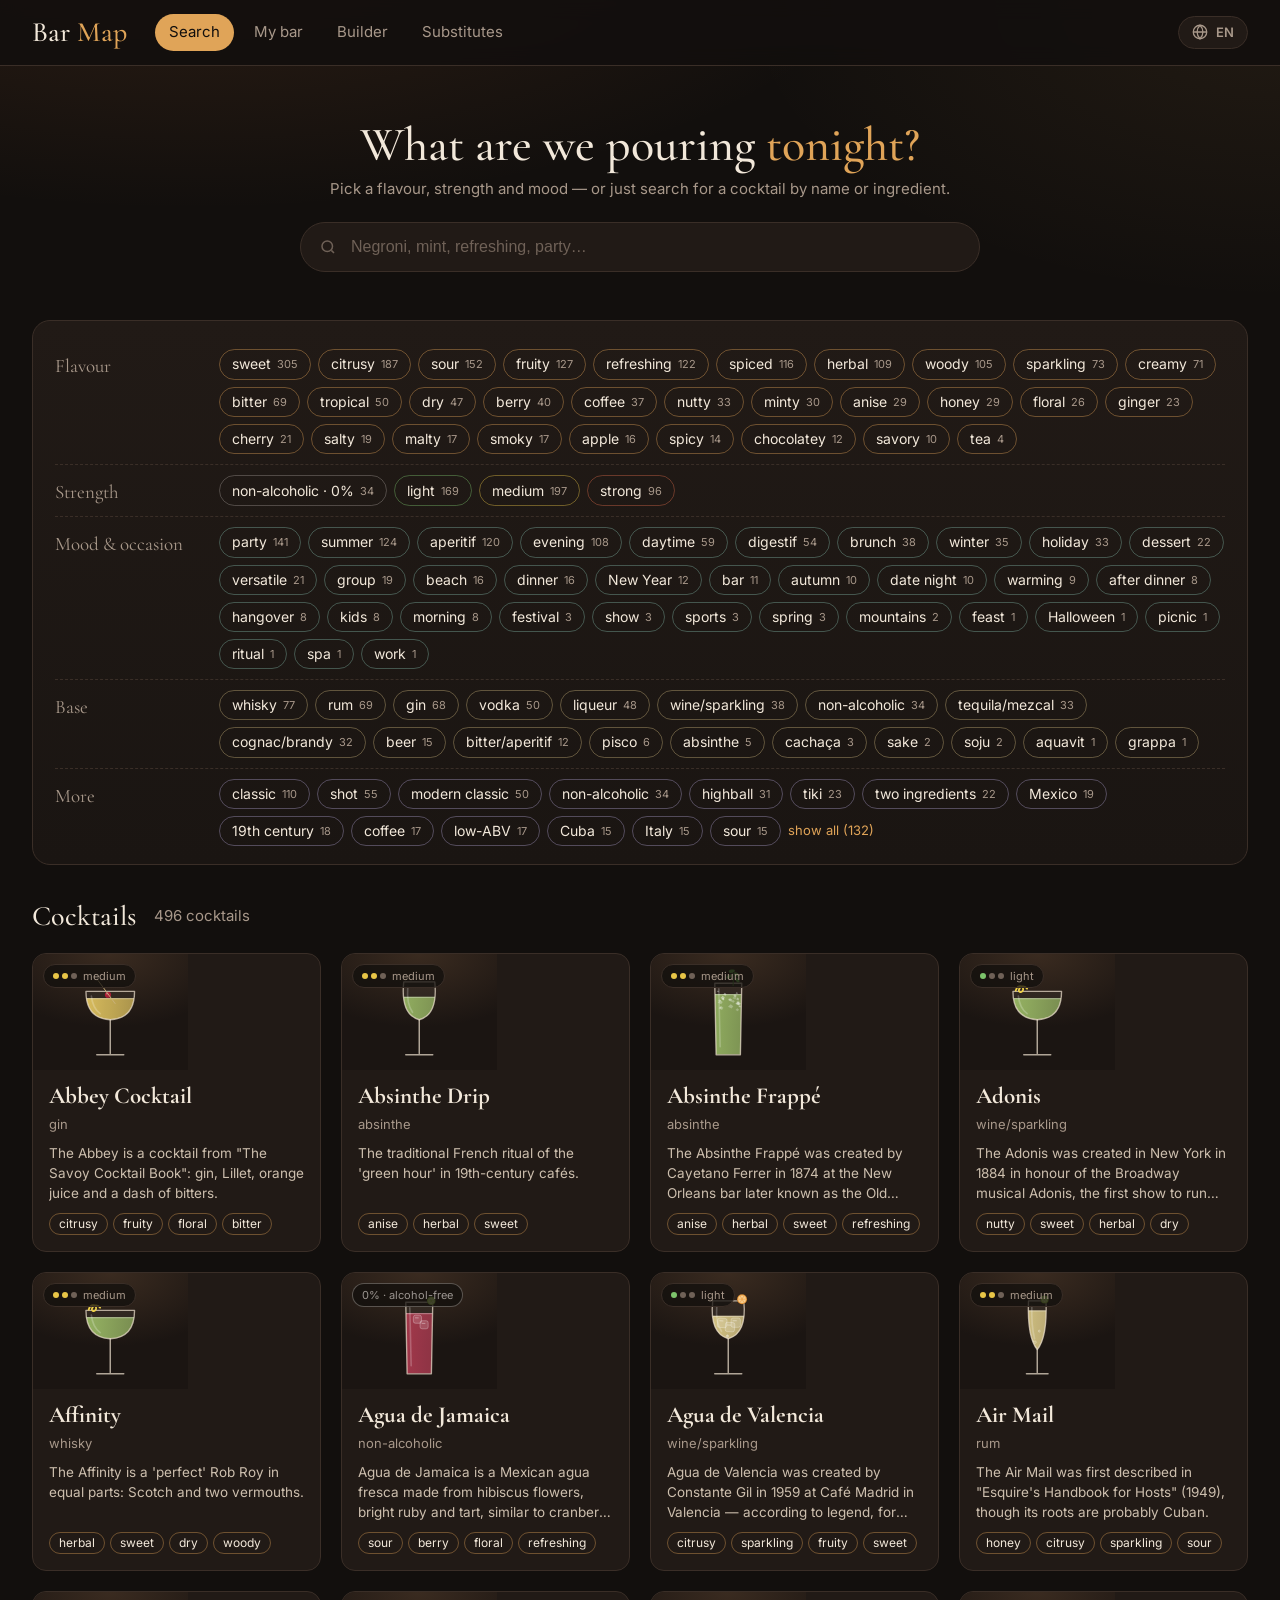
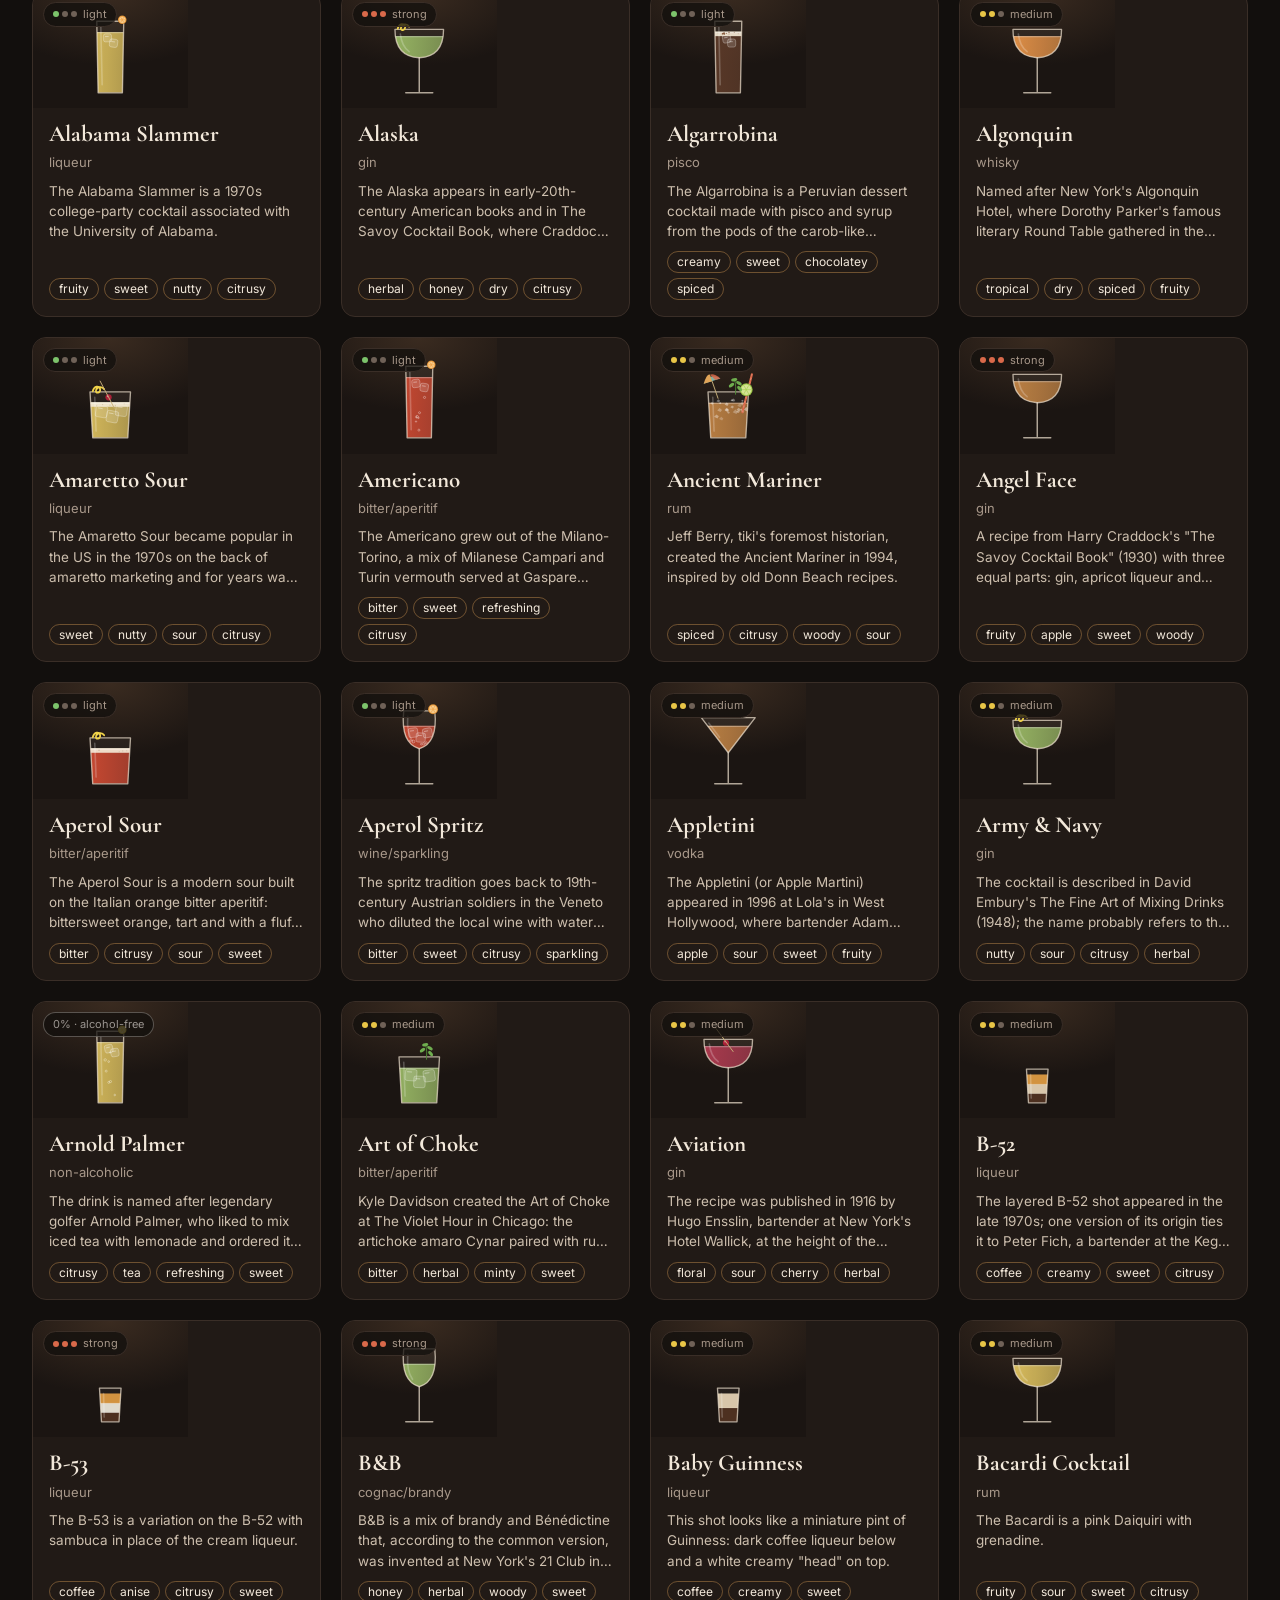
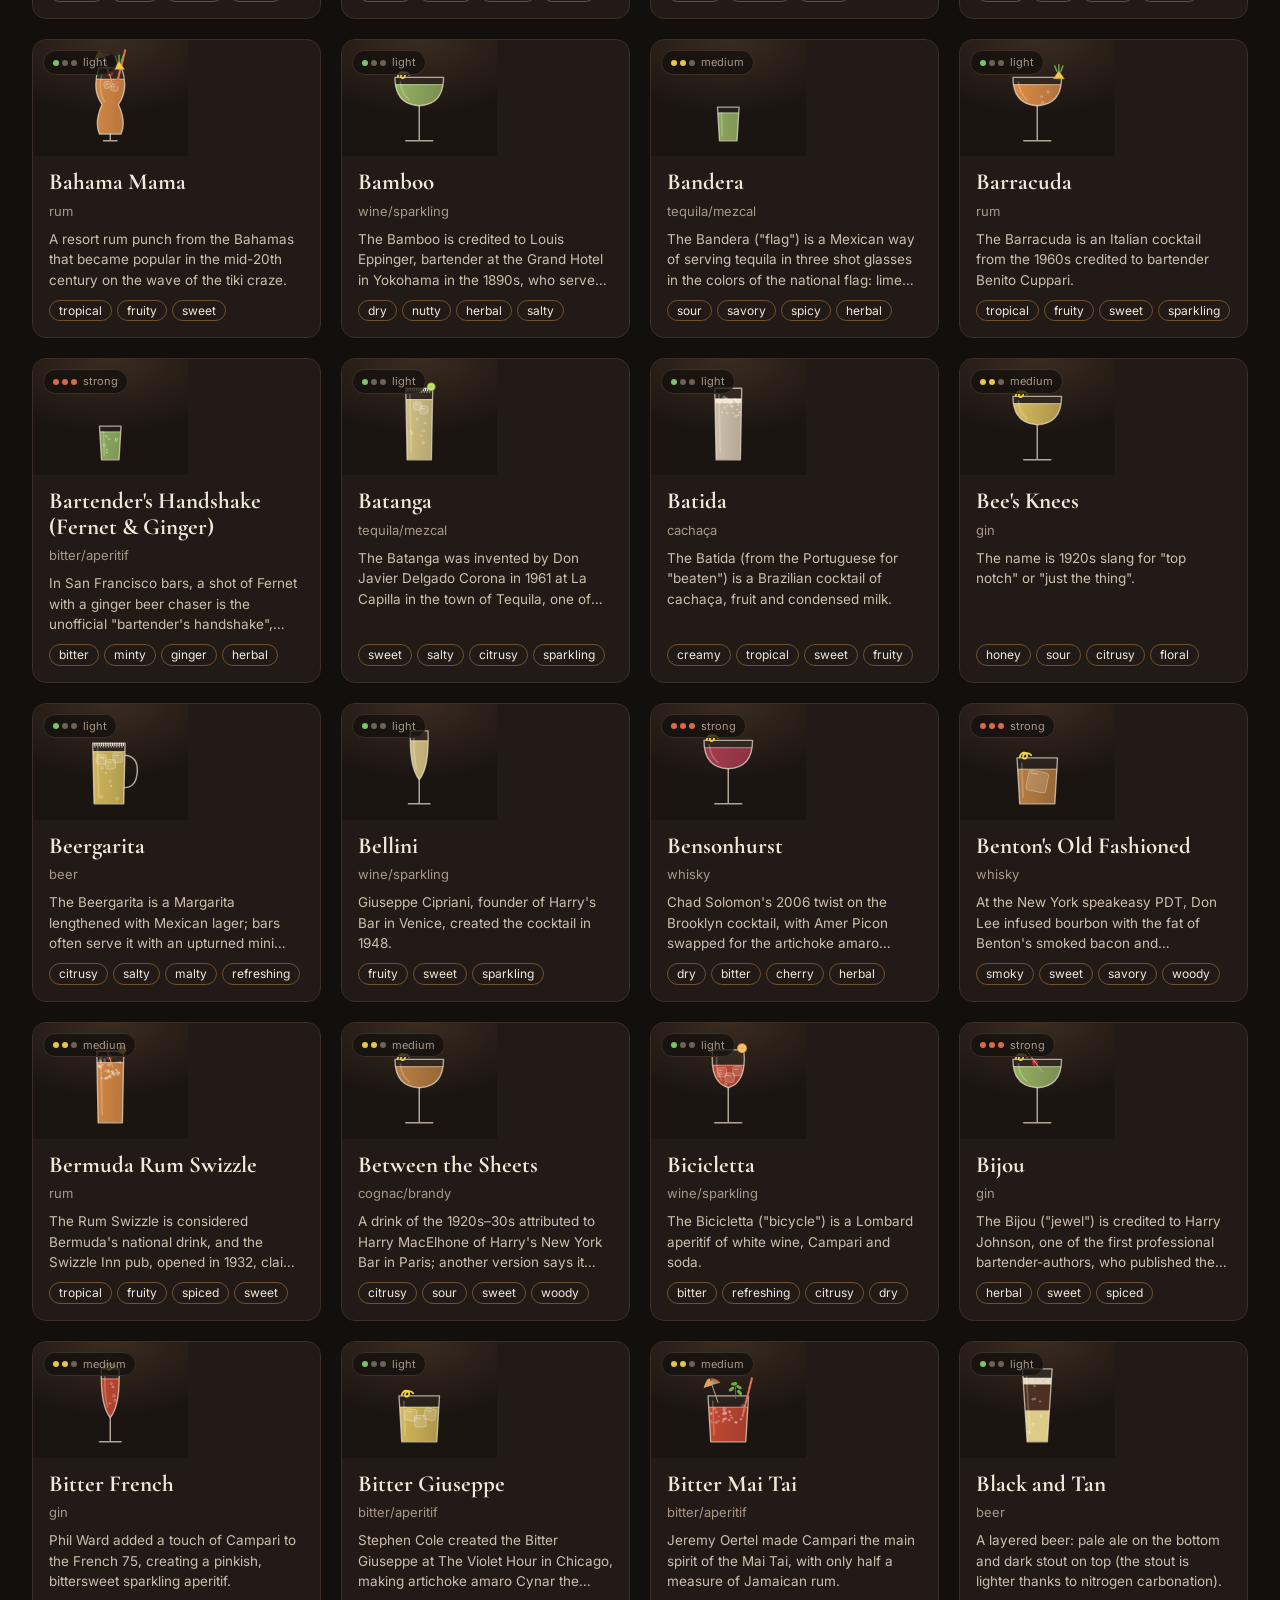
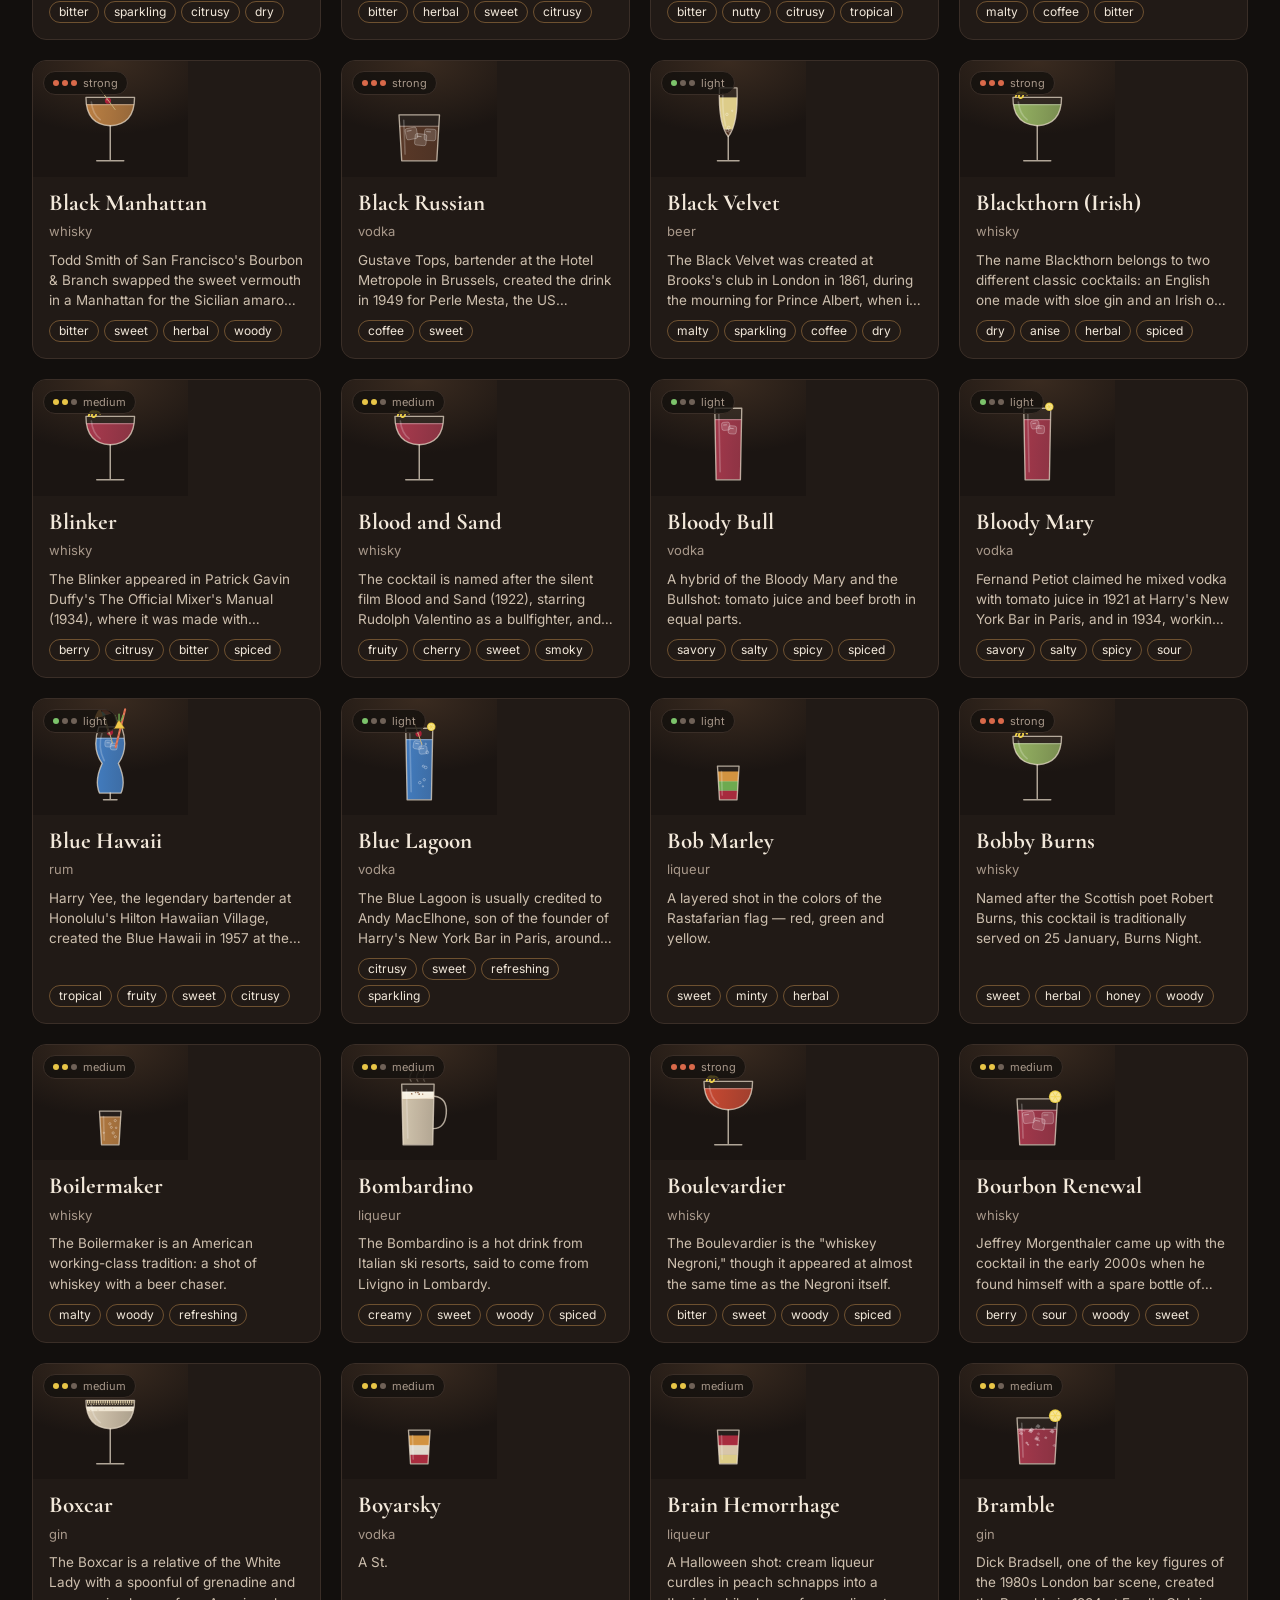
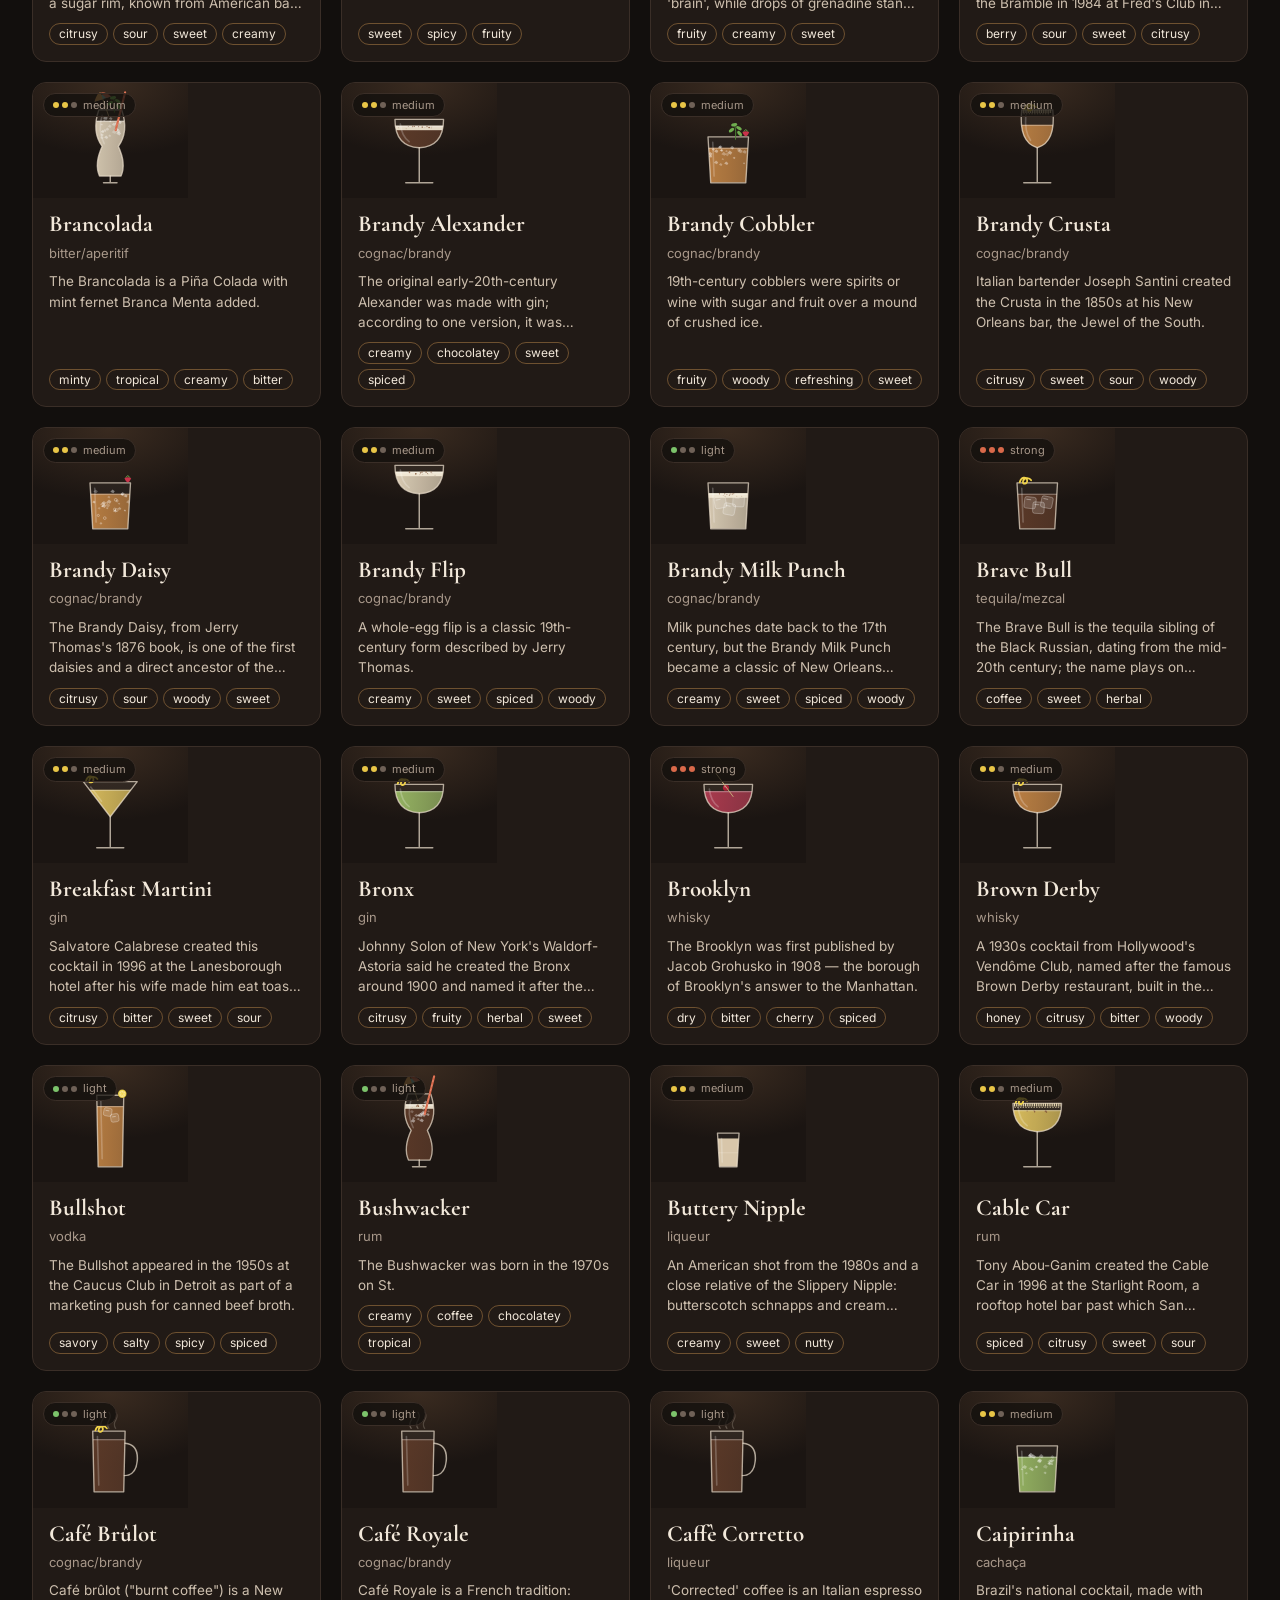
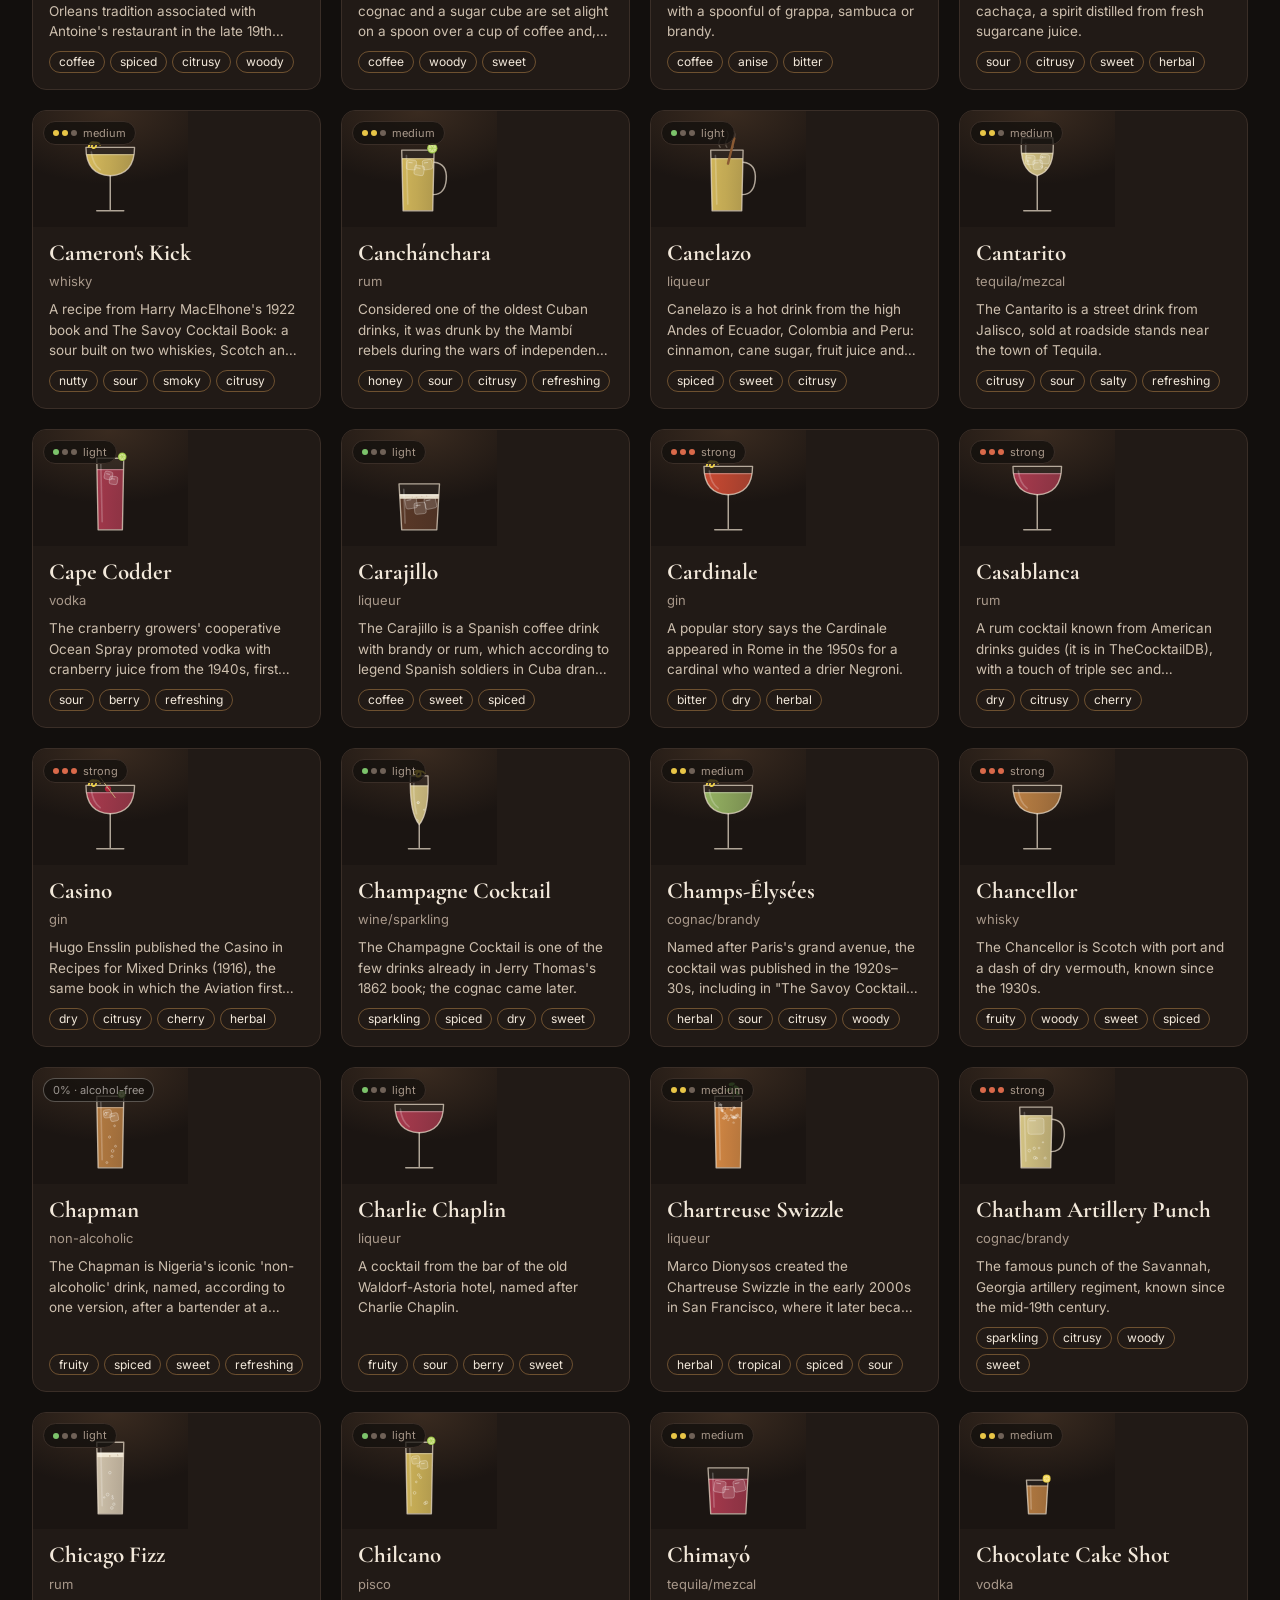
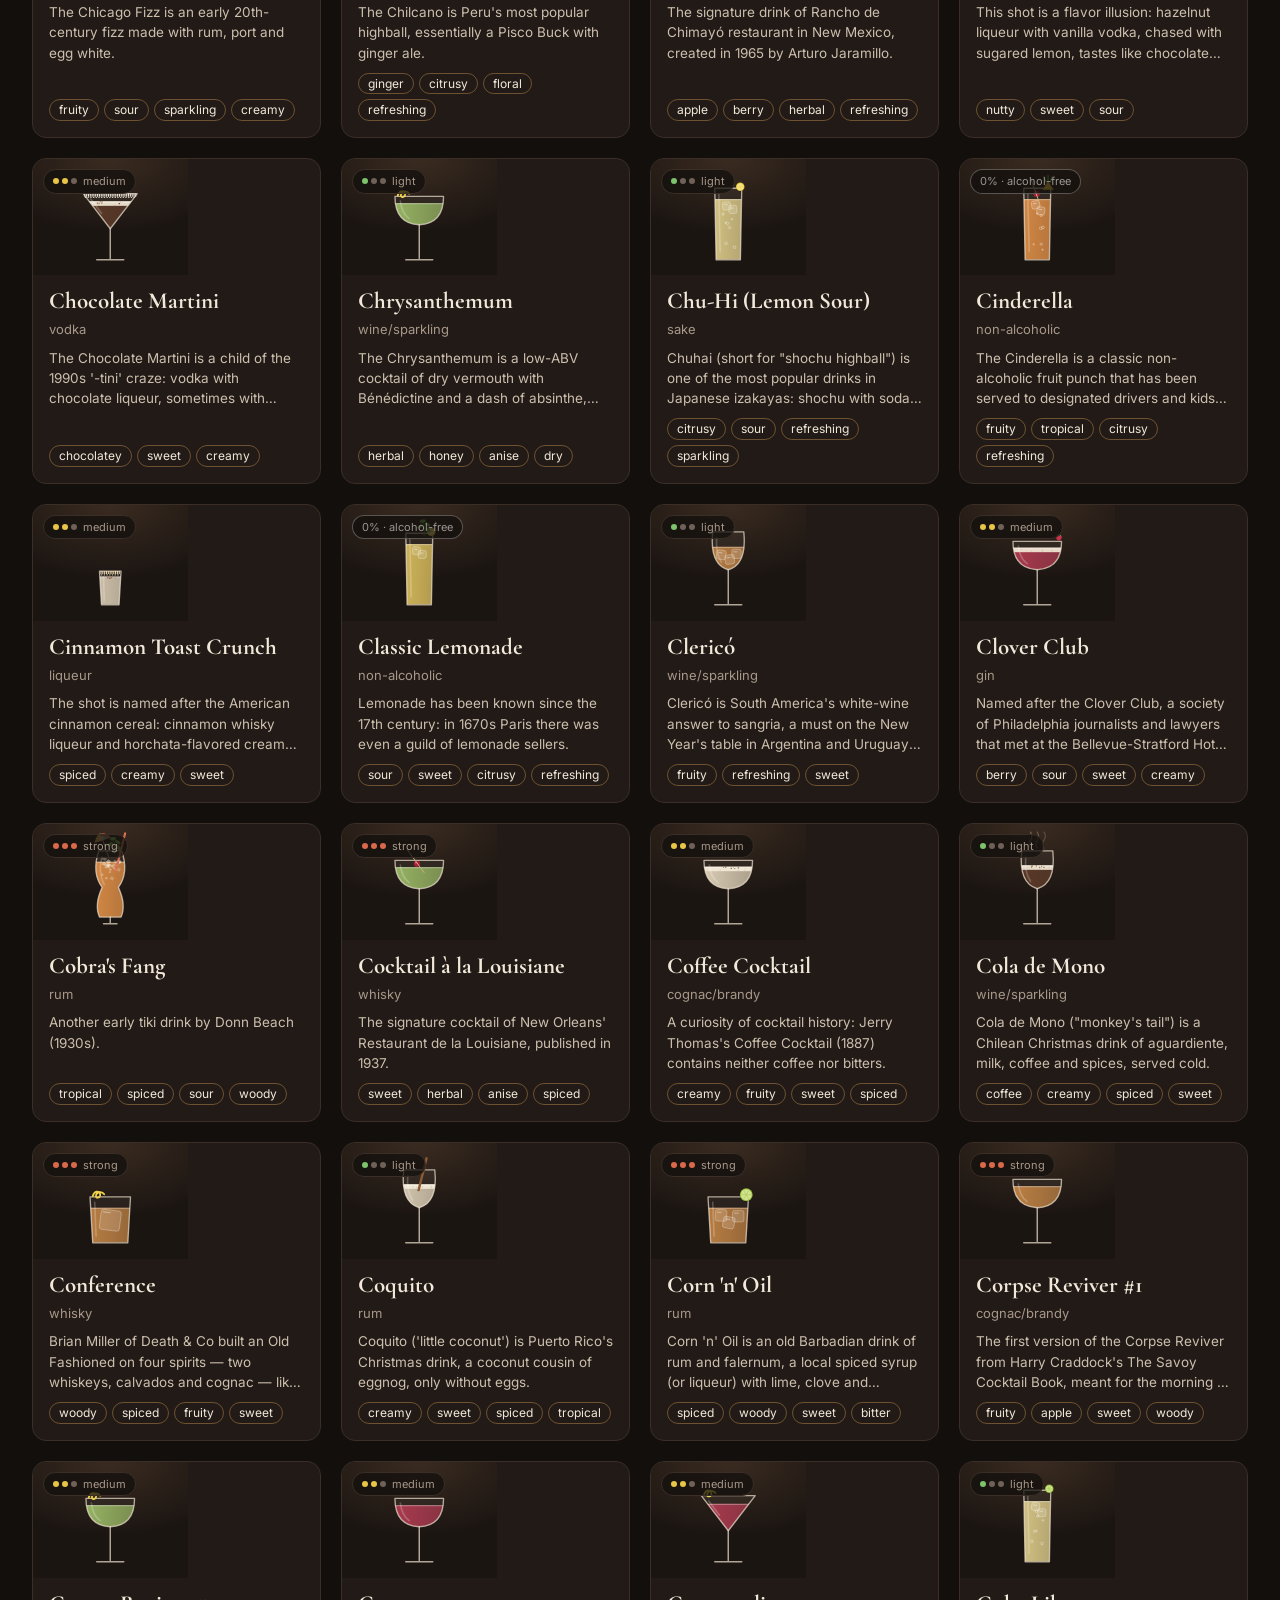
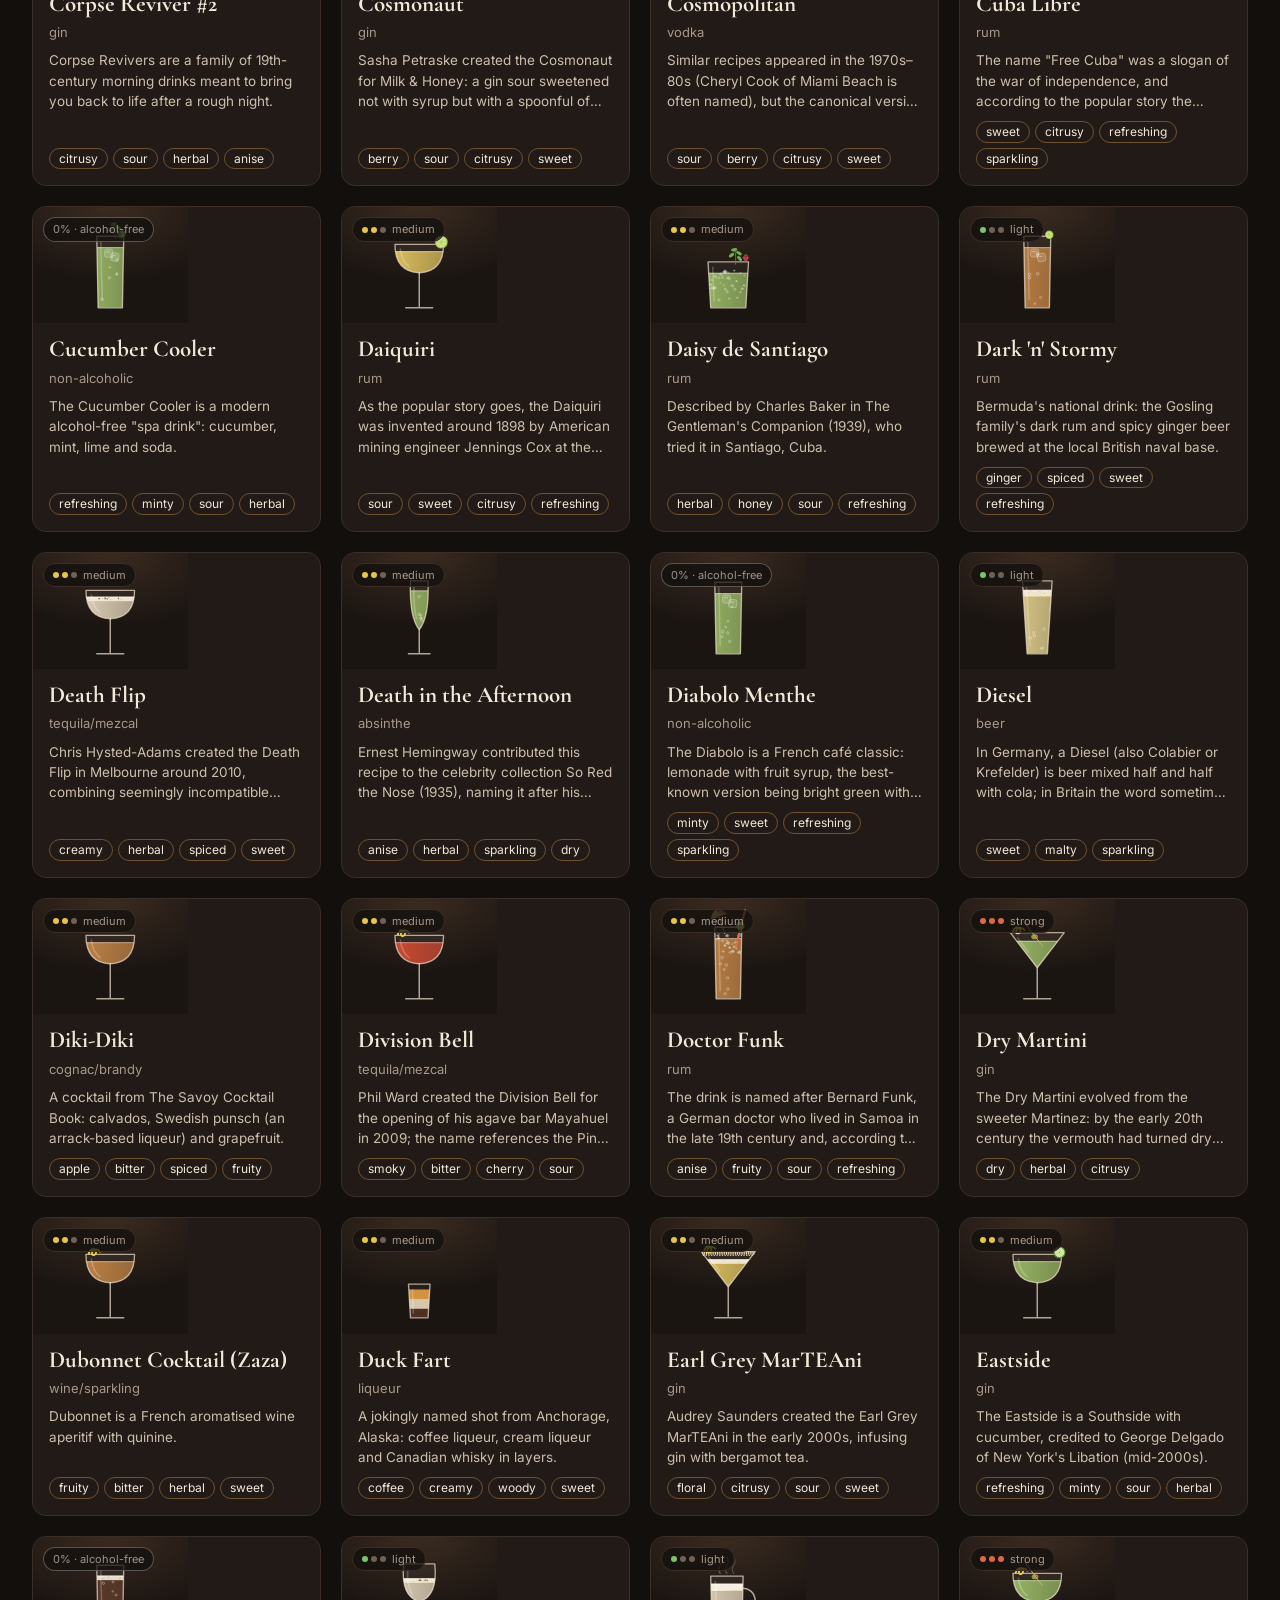
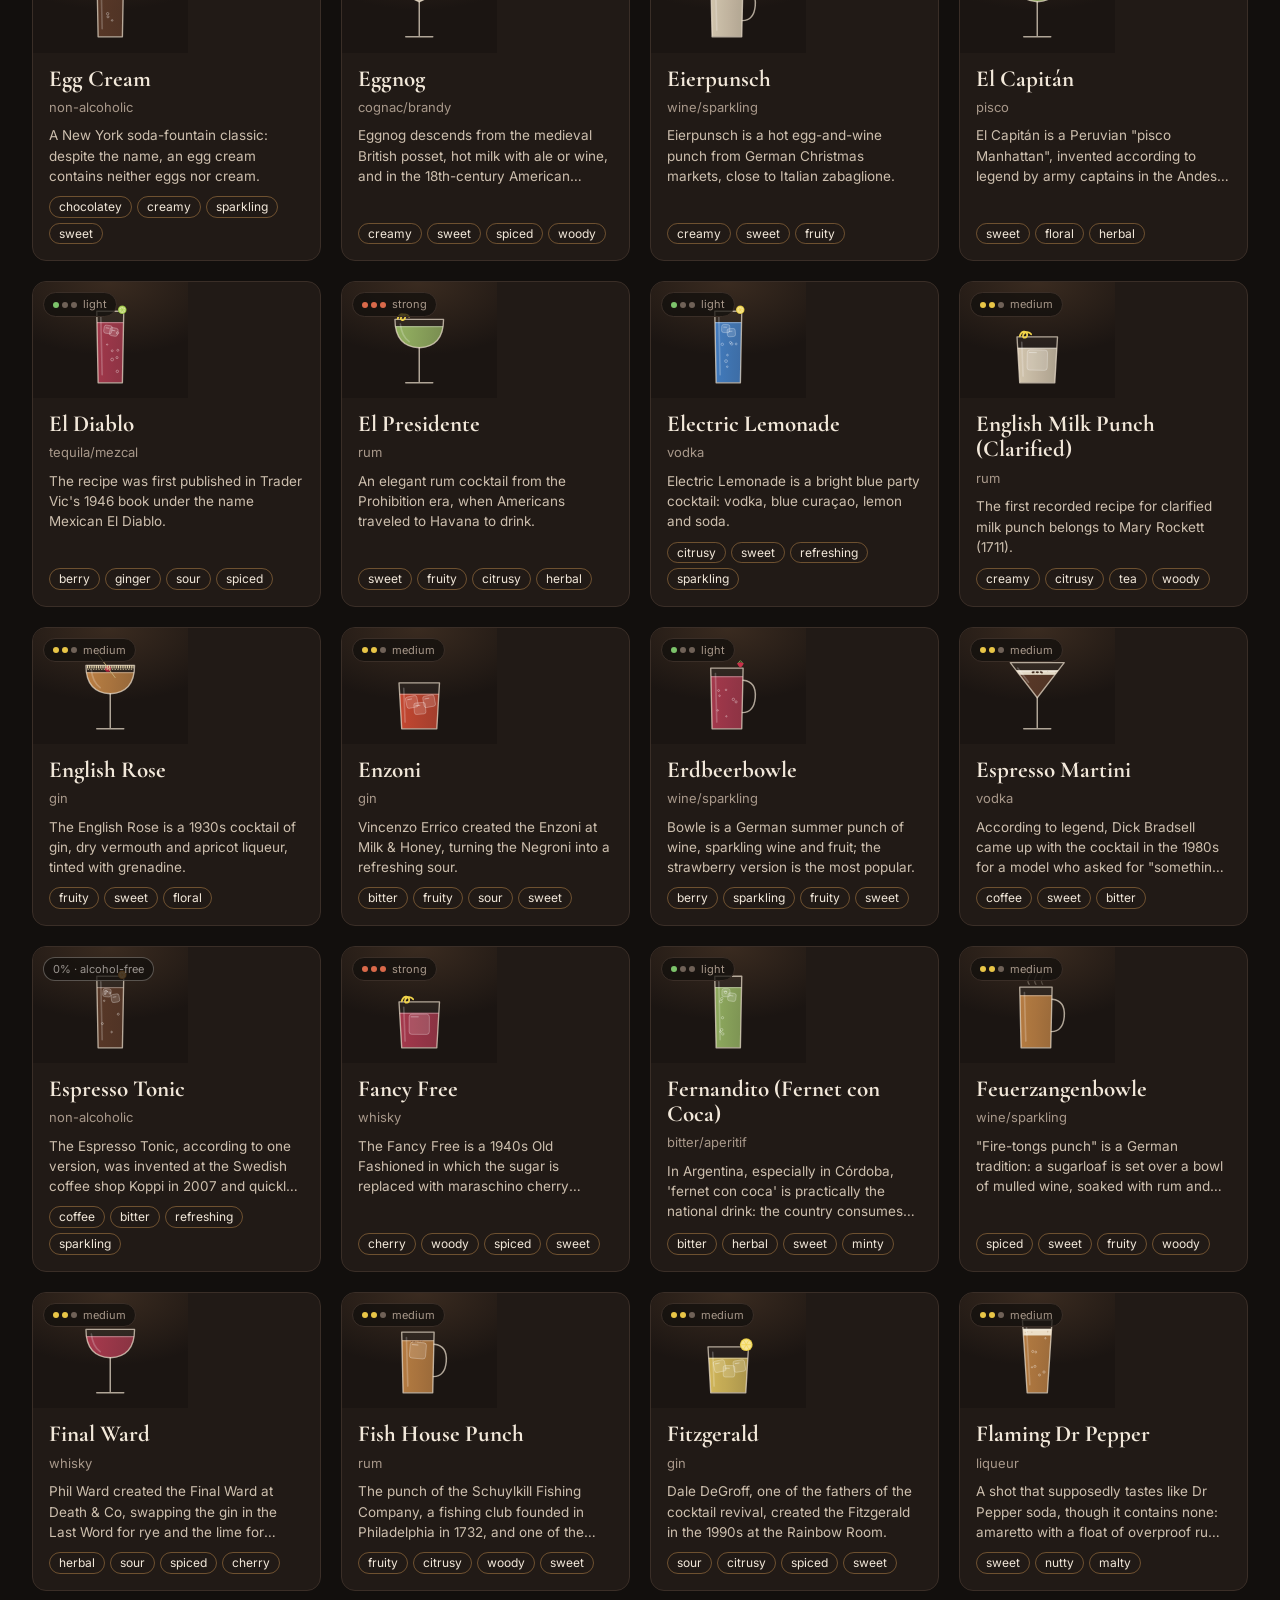
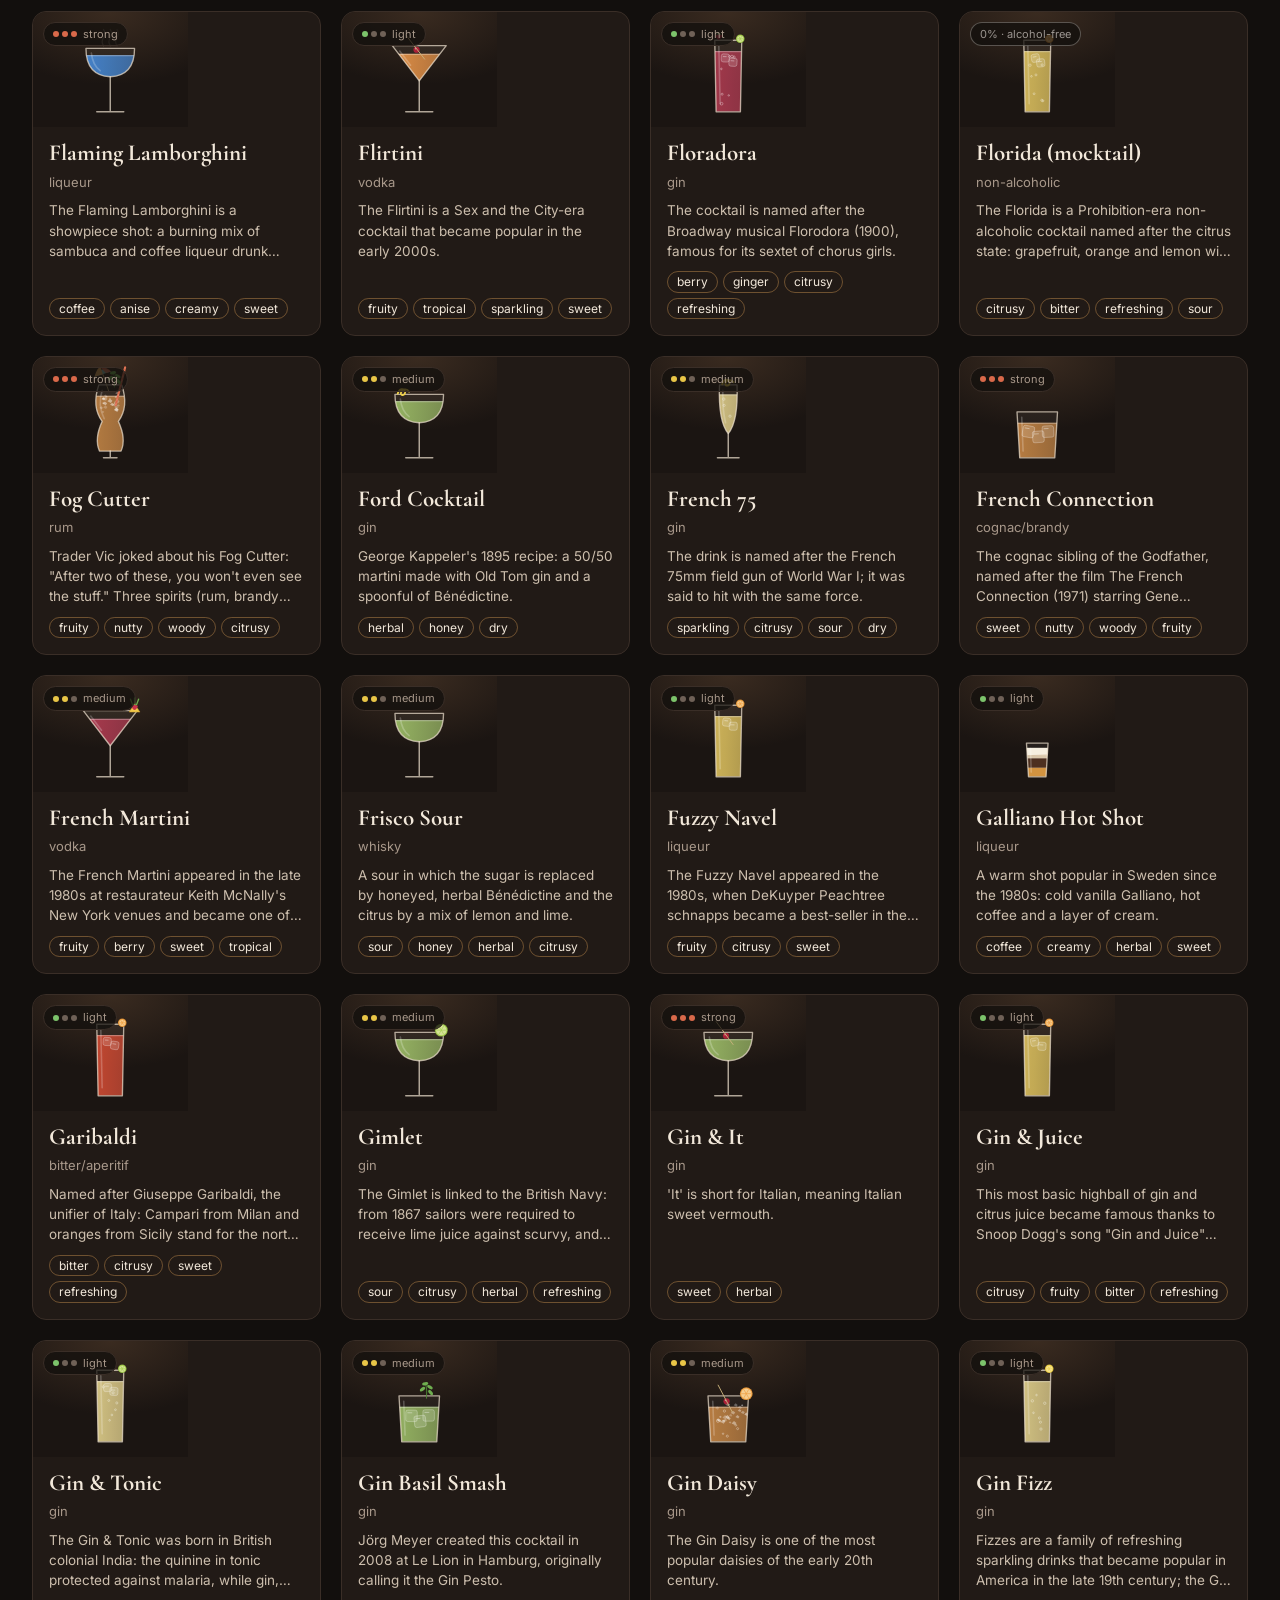
<file: site/index.html>
<!doctype html>
<html lang="ru">
<head>
  <meta charset="utf-8">
  <meta name="viewport" content="width=device-width, initial-scale=1, viewport-fit=cover">
  <meta name="theme-color" content="#120f0d">
  <title data-i18n-title="title.search">Барная карта — коктейль по настроению</title>
  <link rel="icon" href="favicon.svg" type="image/svg+xml">
  <link rel="preconnect" href="https://fonts.googleapis.com">
  <link rel="preconnect" href="https://fonts.gstatic.com" crossorigin>
  <link href="https://fonts.googleapis.com/css2?family=Cormorant+Garamond:wght@500;600&family=Inter:wght@400;600&display=swap" rel="stylesheet">
  <link rel="stylesheet" href="css/style.css">
</head>
<body>
  <header class="topbar">
    <a class="logo" href="index.html" data-i18n-html="logo">Барная <span>карта</span></a>
    <nav class="nav">
      <a href="index.html" class="active" data-i18n="nav.search">Поиск</a>
      <a href="mybar.html" data-i18n="nav.mybar">Мой бар</a>
      <a href="builder.html" data-i18n="nav.builder">Конструктор</a>
      <a href="substitutes.html" data-i18n="nav.subs">Замены</a>
    </nav>
  </header>

  <main class="page">
    <section class="hero">
      <h1 data-i18n-html="hero.title">Что нальём <em>сегодня?</em></h1>
      <p data-i18n="hero.text">Выберите вкус, крепость и настроение — или просто найдите коктейль по названию или ингредиенту.</p>
      <div class="search-wrap">
        <svg class="search-icon" width="18" height="18" viewBox="0 0 24 24" fill="none" stroke="currentColor" stroke-width="2"><circle cx="11" cy="11" r="7"/><path d="m20 20-3.5-3.5"/></svg>
        <input id="q" class="search" type="search" autocomplete="off"
               placeholder="Негрони, мята, освежающий, на вечеринку…" aria-label="Поиск коктейля или тега" data-i18n-placeholder="search.placeholder" data-i18n-aria="search.aria">
        <div id="suggest" class="suggest" role="listbox"></div>
      </div>
    </section>

    <section id="tagPanel" class="tag-panel" aria-label="Теги"></section>

    <section>
      <div class="results-head">
        <h2 data-i18n="results.title">Коктейли</h2>
        <span id="count" class="count"></span>
        <div id="active" class="active-filters"></div>
        <button id="clear" class="clear-btn" hidden data-i18n="results.clear">сбросить всё</button>
      </div>
      <div id="grid" class="grid"></div>
    </section>
  </main>

  <script src="data/data.js"></script>
  <script src="js/i18n.js"></script>
  <script src="js/common.js"></script>
  <script src="js/search.js"></script>
</body>
</html>
</file>
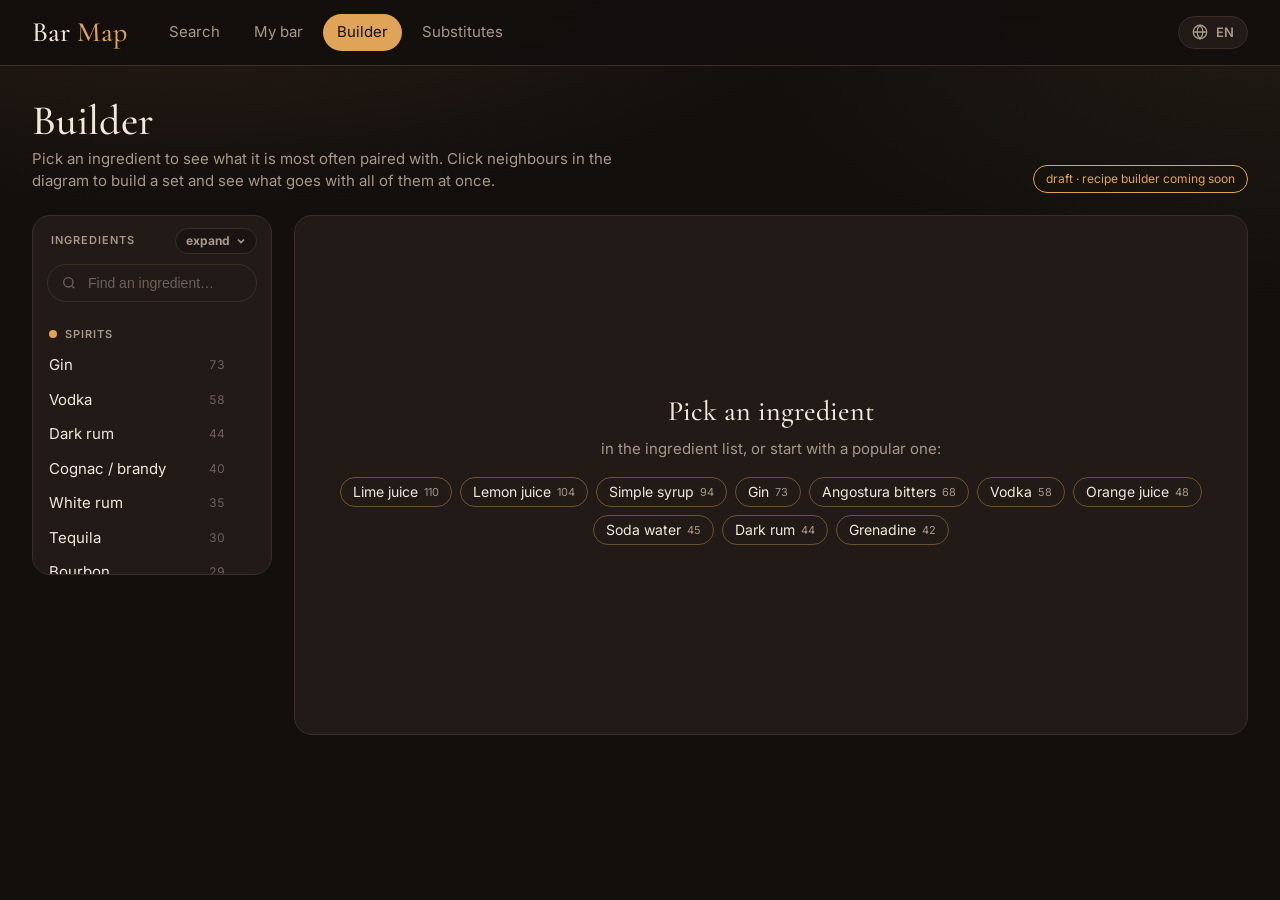
<file: site/builder.html>
<!doctype html>
<html lang="ru">
<head>
  <meta charset="utf-8">
  <meta name="viewport" content="width=device-width, initial-scale=1, viewport-fit=cover">
  <meta name="theme-color" content="#120f0d">
  <title data-i18n-title="title.builder">Конструктор — Барная карта</title>
  <link rel="icon" href="favicon.svg" type="image/svg+xml">
  <link rel="preconnect" href="https://fonts.googleapis.com">
  <link rel="preconnect" href="https://fonts.gstatic.com" crossorigin>
  <link href="https://fonts.googleapis.com/css2?family=Cormorant+Garamond:wght@500;600&family=Inter:wght@400;600&display=swap" rel="stylesheet">
  <link rel="stylesheet" href="css/style.css">
</head>
<body>
  <header class="topbar">
    <a class="logo" href="index.html" data-i18n-html="logo">Барная <span>карта</span></a>
    <nav class="nav">
      <a href="index.html" data-i18n="nav.search">Поиск</a>
      <a href="mybar.html" data-i18n="nav.mybar">Мой бар</a>
      <a href="builder.html" class="active" data-i18n="nav.builder">Конструктор</a>
      <a href="substitutes.html" data-i18n="nav.subs">Замены</a>
    </nav>
  </header>

  <main class="page">
    <div class="builder-head">
      <div>
        <h1 data-i18n="builder.title">Конструктор</h1>
        <p data-i18n="builder.text">Выберите ингредиент — увидите, с чем он чаще всего встречается в коктейлях.
           Нажимайте на соседей в схеме, чтобы собирать набор и смотреть, что подходит ко всему сразу.</p>
      </div>
      <span class="badge-soon" data-i18n="builder.badge">черновик · сборка рецептов скоро</span>
    </div>

    <div id="builder" class="builder compact">
      <aside class="panel ing-panel">
        <div class="ing-head">
          <span data-i18n="builder.ingredients">Ингредиенты</span>
          <button id="ingToggle" class="ing-toggle" aria-expanded="false">
            <b>развернуть</b>
            <svg width="10" height="10" viewBox="0 0 10 10" fill="none" stroke="currentColor" stroke-width="1.6"><path d="M2 3.5 5 6.5 8 3.5"/></svg>
          </button>
        </div>
        <div class="search-wrap">
          <svg class="search-icon" width="16" height="16" viewBox="0 0 24 24" fill="none" stroke="currentColor" stroke-width="2"><circle cx="11" cy="11" r="7"/><path d="m20 20-3.5-3.5"/></svg>
          <input id="ingQ" class="search" type="search" autocomplete="off" placeholder="Найти ингредиент…" aria-label="Найти ингредиент" data-i18n-placeholder="builder.find" data-i18n-aria="builder.find">
        </div>
        <div id="ingList" class="ing-list"></div>
      </aside>

      <section id="detail" class="panel detail"></section>
    </div>
  </main>

  <script src="data/data.js"></script>
  <script src="js/i18n.js"></script>
  <script src="js/common.js"></script>
  <script src="js/builder.js"></script>
</body>
</html>
</file>
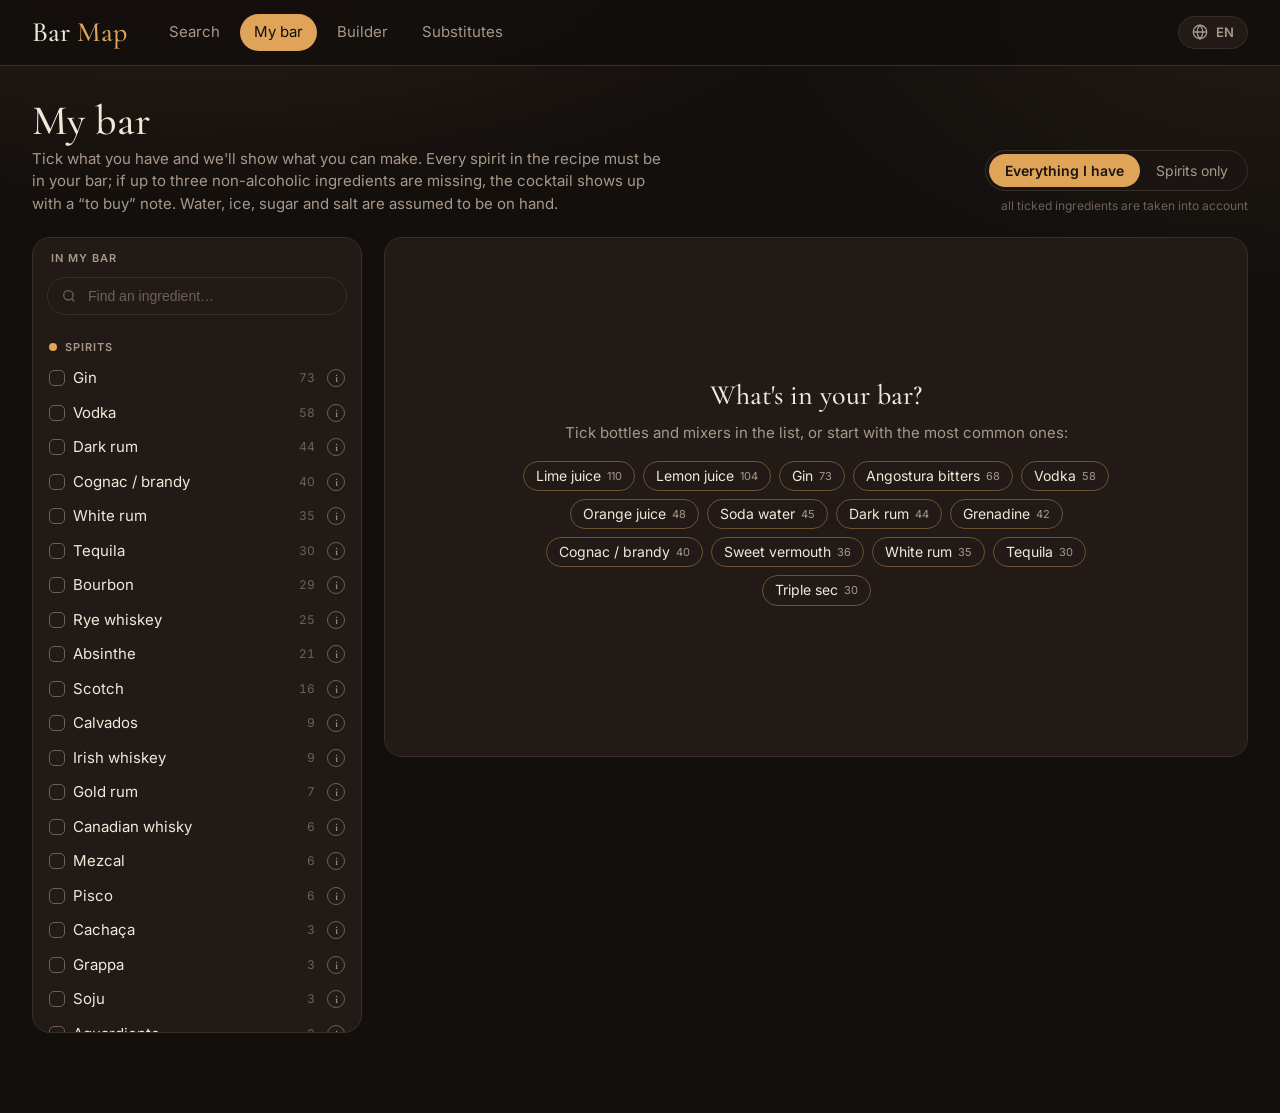
<file: site/mybar.html>
<!doctype html>
<html lang="ru">
<head>
  <meta charset="utf-8">
  <meta name="viewport" content="width=device-width, initial-scale=1, viewport-fit=cover">
  <meta name="theme-color" content="#120f0d">
  <title data-i18n-title="title.mybar">Мой бар — Барная карта</title>
  <link rel="icon" href="favicon.svg" type="image/svg+xml">
  <link rel="preconnect" href="https://fonts.googleapis.com">
  <link rel="preconnect" href="https://fonts.gstatic.com" crossorigin>
  <link href="https://fonts.googleapis.com/css2?family=Cormorant+Garamond:wght@500;600&family=Inter:wght@400;600&display=swap" rel="stylesheet">
  <link rel="stylesheet" href="css/style.css">
</head>
<body>
  <header class="topbar">
    <a class="logo" href="index.html" data-i18n-html="logo">Барная <span>карта</span></a>
    <nav class="nav">
      <a href="index.html" data-i18n="nav.search">Поиск</a>
      <a href="mybar.html" class="active" data-i18n="nav.mybar">Мой бар</a>
      <a href="builder.html" data-i18n="nav.builder">Конструктор</a>
      <a href="substitutes.html" data-i18n="nav.subs">Замены</a>
    </nav>
  </header>

  <main class="page">
    <div class="builder-head">
      <div>
        <h1 data-i18n="mybar.title">Мой бар</h1>
        <p data-i18n="mybar.text">Отметьте, что у вас есть, — покажем, что из этого можно сделать.</p>
      </div>
      <div class="mode-wrap">
        <div class="mode-switch" role="group">
          <button data-mode="all" data-i18n="mybar.mode.all">Всё, что есть</button>
          <button data-mode="alc" data-i18n="mybar.mode.alc">Только алкоголь</button>
        </div>
        <div id="modeHint" class="mode-hint"></div>
      </div>
    </div>

    <div class="builder">
      <aside class="panel ing-panel">
        <div class="ing-head">
          <span data-i18n="mybar.have">В баре</span>
          <span id="barCount" class="bar-count"></span>
        </div>
        <div class="search-wrap">
          <svg class="search-icon" width="16" height="16" viewBox="0 0 24 24" fill="none" stroke="currentColor" stroke-width="2"><circle cx="11" cy="11" r="7"/><path d="m20 20-3.5-3.5"/></svg>
          <input id="barQ" class="search" type="search" autocomplete="off" placeholder="Найти ингредиент…" aria-label="Найти ингредиент" data-i18n-placeholder="builder.find" data-i18n-aria="builder.find">
        </div>
        <div id="barList" class="ing-list"></div>
      </aside>

      <section id="barResults" class="panel detail"></section>
    </div>
  </main>

  <script src="data/data.js"></script>
  <script src="js/i18n.js"></script>
  <script src="js/common.js"></script>
  <script src="js/mybar.js"></script>
</body>
</html>
</file>
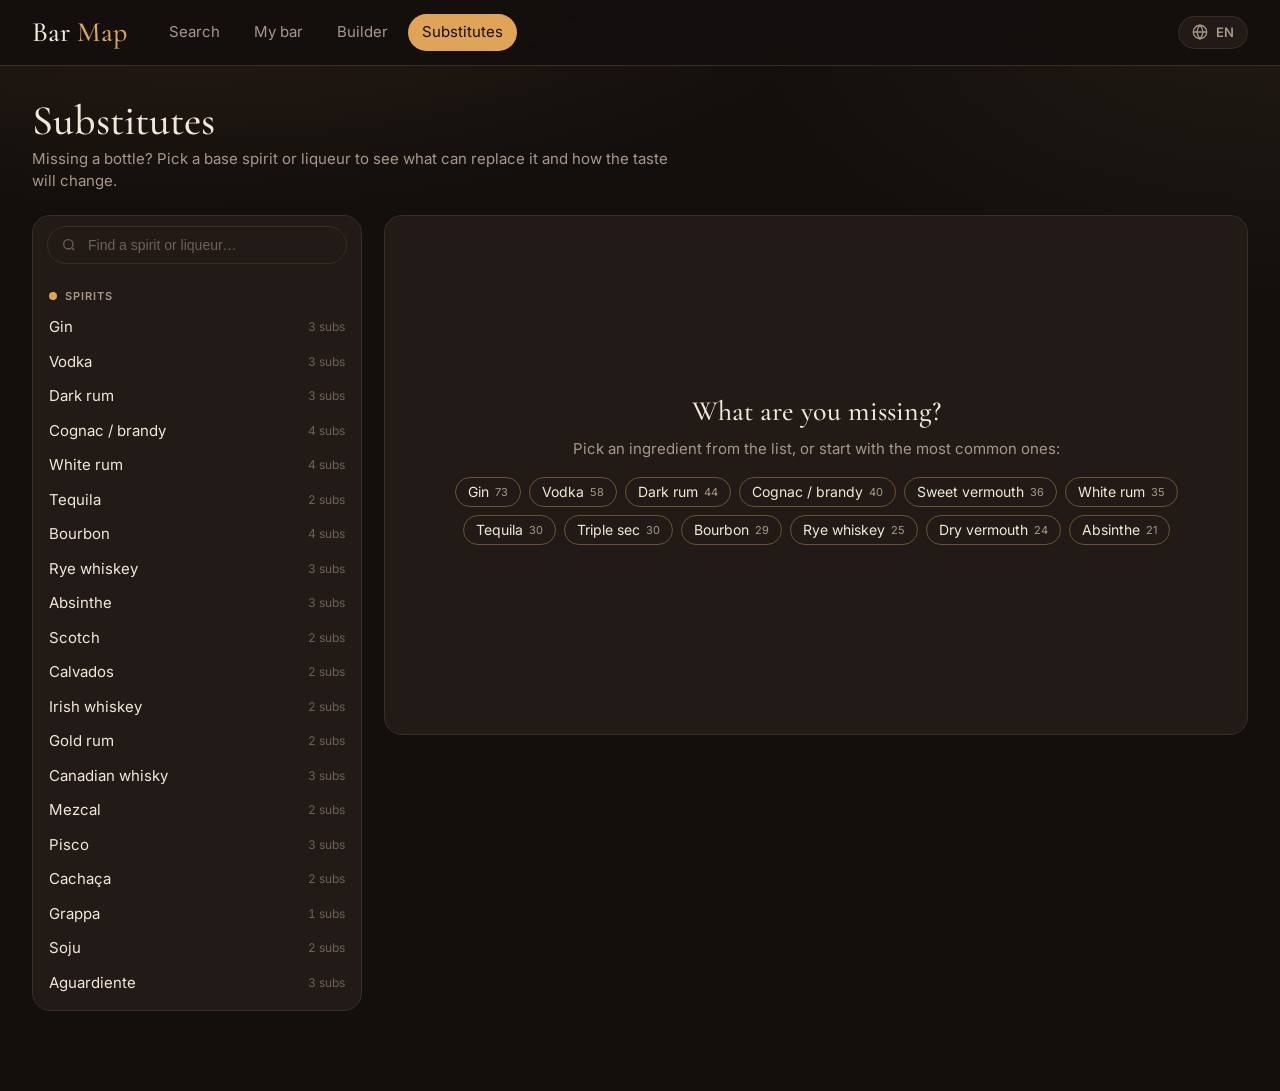
<file: site/substitutes.html>
<!doctype html>
<html lang="ru">
<head>
  <meta charset="utf-8">
  <meta name="viewport" content="width=device-width, initial-scale=1, viewport-fit=cover">
  <meta name="theme-color" content="#120f0d">
  <title data-i18n-title="title.subs">Замены — Барная карта</title>
  <link rel="icon" href="favicon.svg" type="image/svg+xml">
  <link rel="preconnect" href="https://fonts.googleapis.com">
  <link rel="preconnect" href="https://fonts.gstatic.com" crossorigin>
  <link href="https://fonts.googleapis.com/css2?family=Cormorant+Garamond:wght@500;600&family=Inter:wght@400;600&display=swap" rel="stylesheet">
  <link rel="stylesheet" href="css/style.css">
</head>
<body>
  <header class="topbar">
    <a class="logo" href="index.html" data-i18n-html="logo">Барная <span>карта</span></a>
    <nav class="nav">
      <a href="index.html" data-i18n="nav.search">Поиск</a>
      <a href="mybar.html" data-i18n="nav.mybar">Мой бар</a>
      <a href="builder.html" data-i18n="nav.builder">Конструктор</a>
      <a href="substitutes.html" class="active" data-i18n="nav.subs">Замены</a>
    </nav>
  </header>

  <main class="page">
    <div class="builder-head">
      <div>
        <h1 data-i18n="subs.title">Замены</h1>
        <p data-i18n="subs.text">Нет нужной бутылки? Выберите основу или ликёр — подскажем, чем его заменить
           и что при этом изменится во вкусе.</p>
      </div>
    </div>

    <div class="builder">
      <aside class="panel ing-panel">
        <div class="search-wrap">
          <svg class="search-icon" width="16" height="16" viewBox="0 0 24 24" fill="none" stroke="currentColor" stroke-width="2"><circle cx="11" cy="11" r="7"/><path d="m20 20-3.5-3.5"/></svg>
          <input id="subQ" class="search" type="search" autocomplete="off" placeholder="Найти основу или ликёр…" aria-label="Найти ингредиент" data-i18n-placeholder="subs.find" data-i18n-aria="subs.find">
        </div>
        <div id="subList" class="ing-list"></div>
      </aside>

      <section id="subDetail" class="panel detail"></section>
    </div>
  </main>

  <script src="data/data.js"></script>
  <script src="js/i18n.js"></script>
  <script src="js/common.js"></script>
  <script src="js/subs.js"></script>
</body>
</html>
</file>
<file: site/css/style.css>
:root {
  --bg: #120f0d;
  --bg-2: #1a1512;
  --surface: #211a16;
  --surface-2: #2b221d;
  --line: #3a2e27;
  --text: #f2e8da;
  --muted: #a8988a;
  --faint: #6f6157;
  --amber: #e0a458;
  --amber-soft: rgba(224, 164, 88, .14);
  --copper: #c8743f;

  /* цвета групп тегов */
  --g-flavor: #e0a458;
  --g-strength: #d9694a;
  --st-zero: #9b9590;
  --st-light: #7cc36b;
  --st-medium: #e8c547;
  --st-strong: #d9694a;
  --g-occasion: #7fb3a6;
  --g-base: #c9b27c;
  --g-extra: #a99bc7;

  --radius: 14px;
  --serif: "Cormorant Garamond", "Playfair Display", Georgia, "Times New Roman", serif;
  --sans: "Inter", system-ui, -apple-system, "Segoe UI", Roboto, sans-serif;
}

* { box-sizing: border-box; }
html, body { margin: 0; }
html { background: var(--bg); }

/* неброские полосы прокрутки */
* { scrollbar-width: thin; scrollbar-color: #33291f transparent; }
*:hover { scrollbar-color: #4a3b2f transparent; }
::-webkit-scrollbar { width: 8px; height: 8px; }
::-webkit-scrollbar-track { background: transparent; }
::-webkit-scrollbar-thumb { background: #33291f; border-radius: 8px; border: 2px solid transparent; background-clip: padding-box; }
::-webkit-scrollbar-thumb:hover { background-color: #4a3b2f; }
::-webkit-scrollbar-corner { background: transparent; }
body {
  background:
    radial-gradient(1200px 500px at 15% -10%, rgba(200, 116, 63, .16), transparent 60%),
    radial-gradient(900px 500px at 100% 0%, rgba(224, 164, 88, .08), transparent 60%),
    var(--bg);
  background-attachment: fixed;
  color: var(--text);
  font: 15px/1.5 var(--sans);
  min-height: 100vh;
}
a { color: var(--amber); text-decoration: none; }
a:hover { text-decoration: underline; }
button { font: inherit; color: inherit; }
:focus-visible { outline: 2px solid var(--amber); outline-offset: 2px; }

/* ---------- шапка ---------- */
.topbar {
  position: sticky; top: 0; z-index: 20;
  display: flex; align-items: center; gap: 28px;
  padding: 14px 32px;
  background: rgba(18, 15, 13, .86);
  backdrop-filter: blur(10px);
  border-bottom: 1px solid var(--line);
}
.logo {
  font-family: var(--serif); font-size: 28px; font-weight: 500; line-height: 1.05;
  color: var(--text);
}
.logo span { color: var(--amber); }
em, i, cite, address { font-style: normal; }
.logo:hover { text-decoration: none; }
.nav { display: flex; gap: 6px; }
.nav a {
  padding: 7px 14px; border-radius: 999px; color: var(--muted);
}
.nav a:hover { color: var(--text); text-decoration: none; background: var(--surface); }
.nav a.active { color: var(--bg); background: var(--amber); }

.page { max-width: 1320px; margin: 0 auto; padding: 28px 32px 80px; }

/* ---------- герой и поиск ---------- */
.hero { text-align: center; padding: 26px 0 22px; }
.hero h1 {
  font-family: var(--serif); font-weight: 500; font-size: 48px; line-height: 1.05;
  margin: 0 0 8px;
}
.hero h1 em { color: var(--amber); }
.hero p { color: var(--muted); margin: 0; }

.search-wrap { position: relative; max-width: 680px; margin: 22px auto 0; }
.search {
  width: 100%; padding: 15px 20px 15px 50px;
  background: var(--surface); color: var(--text);
  border: 1px solid var(--line); border-radius: 999px;
  font-size: 16px; outline: none;
  transition: border-color .15s, box-shadow .15s;
}
.search::placeholder { color: var(--faint); }
.search:focus { border-color: var(--amber); box-shadow: 0 0 0 4px var(--amber-soft); }
.search-icon {
  position: absolute; left: 19px; top: 50%; transform: translateY(-50%);
  color: var(--faint); pointer-events: none;
}
.suggest {
  position: absolute; left: 0; right: 0; top: calc(100% + 6px); z-index: 15;
  background: var(--surface); border: 1px solid var(--line); border-radius: var(--radius);
  box-shadow: 0 18px 40px rgba(0, 0, 0, .5);
  padding: 6px; display: none; max-height: 380px; overflow: auto; text-align: left;
}
.suggest.open { display: block; }
.suggest h6 {
  margin: 8px 10px 4px; font-size: 11px; font-weight: 600;
  text-transform: uppercase; letter-spacing: .08em; color: var(--faint);
}
.suggest button {
  display: flex; width: 100%; align-items: center; gap: 10px;
  padding: 8px 10px; border: 0; background: none; border-radius: 8px;
  text-align: left; cursor: pointer;
}
.suggest button:hover, .suggest button.hl { background: var(--surface-2); }
.suggest .sub { color: var(--muted); font-size: 13px; margin-left: auto; }

/* ---------- панель тегов ---------- */
.tag-panel {
  margin-top: 26px;
  background: linear-gradient(180deg, var(--surface), var(--bg-2));
  border: 1px solid var(--line); border-radius: 18px;
  padding: 18px 22px 8px;
}
.tag-group { display: grid; grid-template-columns: 150px 1fr; gap: 14px; padding: 10px 0; }
.tag-group + .tag-group { border-top: 1px dashed var(--line); }
.tag-group-title {
  font-family: var(--serif); font-size: 19px; color: var(--muted); padding-top: 3px;
}
.tag-list { display: flex; flex-wrap: wrap; gap: 7px; }
.tag-list.collapsed { max-height: 74px; overflow: hidden; }
.more-btn {
  border: 0; background: none; color: var(--amber); cursor: pointer;
  padding: 4px 0; font-size: 13px;
}

.tag {
  --c: var(--amber);
  display: inline-flex; align-items: center; gap: 6px;
  padding: 5px 12px; border-radius: 999px;
  background: transparent; color: var(--text);
  border: 1px solid color-mix(in srgb, var(--c) 40%, transparent);
  cursor: pointer; font-size: 14px; line-height: 1.3;
  transition: background .12s, border-color .12s, opacity .12s;
}
.tag:hover { background: color-mix(in srgb, var(--c) 16%, transparent); border-color: var(--c); }
.tag .n { font-size: 11px; color: var(--muted); }
.tag.on { background: var(--c); border-color: var(--c); color: #1a1310; font-weight: 600; }
.tag.on .n { color: rgba(26, 19, 16, .65); }
.tag.off { opacity: .28; pointer-events: none; }
.tag.static { cursor: default; }
.tag.static:hover { background: transparent; border-color: color-mix(in srgb, var(--c) 40%, transparent); }
.tag.sm { font-size: 12px; padding: 2px 9px; }

.g-flavor { --c: var(--g-flavor); }
.g-strength { --c: var(--g-strength); }
.st-zero   { --c: var(--st-zero); }
.st-light  { --c: var(--st-light); }
.st-medium { --c: var(--st-medium); }
.st-strong { --c: var(--st-strong); }
.g-occasion { --c: var(--g-occasion); }
.g-base { --c: var(--g-base); }
.g-extra { --c: var(--g-extra); }

/* ---------- активные фильтры ---------- */
.results-head {
  display: flex; align-items: center; flex-wrap: wrap; gap: 10px;
  margin: 30px 0 16px;
}
.results-head h2 {
  font-family: var(--serif); font-weight: 500; font-size: 28px; margin: 0 8px 0 0;
}
.results-head .count { color: var(--muted); }
.active-filters { display: flex; flex-wrap: wrap; gap: 7px; }
.active-filters .tag::after { content: "×"; margin-left: 2px; font-weight: 400; }
.clear-btn {
  border: 0; background: none; color: var(--muted); cursor: pointer;
  text-decoration: underline; text-underline-offset: 3px; font-size: 14px;
}
.clear-btn:hover { color: var(--text); }

/* ---------- карточки ---------- */
.grid {
  display: grid; gap: 20px;
  grid-template-columns: repeat(auto-fill, minmax(240px, 1fr));
}
.card {
  display: flex; flex-direction: column;
  background: var(--surface); border: 1px solid var(--line); border-radius: var(--radius);
  overflow: hidden; cursor: pointer; text-align: left; padding: 0;
  transition: transform .16s, border-color .16s, box-shadow .16s;
}
.card:hover {
  transform: translateY(-3px); border-color: color-mix(in srgb, var(--amber) 55%, var(--line));
  box-shadow: 0 14px 30px rgba(0, 0, 0, .45);
}
.thumb {
  position: relative; aspect-ratio: 4 / 3; overflow: hidden;
  background: radial-gradient(120% 90% at 50% 0%, #3a2b20, #1b1512 70%);
  display: grid; place-items: center;
}
.thumb img { width: 100%; height: 100%; object-fit: cover; }
.thumb svg { width: 56%; height: 92%; }
.strength-badge {
  position: absolute; top: 10px; left: 10px;
  font-size: 11px; padding: 3px 9px; border-radius: 999px;
  background: rgba(18, 15, 13, .75); border: 1px solid var(--line); color: var(--muted);
  display: inline-flex; align-items: center; gap: 6px;
}
.dots { display: inline-flex; gap: 3px; }
.dots i { width: 6px; height: 6px; border-radius: 50%; background: var(--faint); }
.dots i.f { background: var(--c, var(--g-strength)); }
.strength-badge.st-zero { color: var(--st-zero); border-color: color-mix(in srgb, var(--st-zero) 50%, transparent); }

.card-body { padding: 14px 16px 16px; display: flex; flex-direction: column; gap: 6px; flex: 1; }
.card-title { font-family: var(--serif); font-size: 23px; line-height: 1.1; margin: 0; }
.card-sub { color: var(--muted); font-size: 13px; }
.card-desc {
  color: #cdbfae; font-size: 13.5px; margin: 2px 0 4px;
  display: -webkit-box; -webkit-line-clamp: 3; -webkit-box-orient: vertical; overflow: hidden;
}
.card-tags { display: flex; flex-wrap: wrap; gap: 5px; margin-top: auto; }

.empty {
  text-align: center; color: var(--muted); padding: 60px 20px;
  border: 1px dashed var(--line); border-radius: var(--radius);
}
.empty b { color: var(--text); font-family: var(--serif); font-size: 24px; font-weight: 500; display: block; }

/* ---------- модальное окно ---------- */
.modal-back {
  position: fixed; inset: 0; z-index: 50;
  background: rgba(8, 6, 5, .72); backdrop-filter: blur(4px);
  display: none; align-items: flex-start; justify-content: center;
  padding: 5vh 20px; overflow: auto;
}
.modal-back.open { display: flex; }
.modal {
  position: relative; width: min(980px, 100%);
  background: var(--bg-2); border: 1px solid var(--line); border-radius: 20px;
  box-shadow: 0 30px 80px rgba(0, 0, 0, .6);
  overflow: hidden; padding: 28px 32px 30px;
  animation: pop .18s ease-out;
}
@keyframes pop { from { opacity: 0; transform: translateY(10px) scale(.985); } }
.modal-close {
  position: absolute; top: 12px; right: 12px; z-index: 2;
  width: 36px; height: 36px; border-radius: 50%;
  border: 1px solid var(--line); background: var(--surface); cursor: pointer; font-size: 20px; line-height: 1;
}
.modal-close:hover { border-color: var(--amber); }
.modal-head { padding-right: 48px; }
.modal h2 { font-family: var(--serif); font-weight: 500; font-size: 40px; line-height: 1; margin: 0; }
.modal .en { color: var(--muted); font-family: var(--serif); font-size: 20px; }
.modal h3 {
  font-size: 12px; text-transform: uppercase; letter-spacing: .1em; color: var(--amber);
  margin: 24px 0 10px; font-weight: 600;
}
/* фото и состав — одна строка одинаковой высоты */
.modal-row {
  display: grid; grid-template-columns: 300px 1fr; gap: 28px;
  align-items: stretch; margin-top: 22px;
}
.modal-row .thumb {
  aspect-ratio: auto; height: 100%; min-height: 300px;
  border: 1px solid var(--line); border-radius: var(--radius);
}
.modal-row .thumb svg { width: 62%; height: 84%; }
.modal-recipe { min-width: 0; display: flex; flex-direction: column; }
.modal-recipe h3:first-child { margin-top: 0; }
.facts {
  display: grid; grid-template-columns: repeat(auto-fill, minmax(200px, 1fr));
  gap: 8px; margin: 0; font-size: 14px;
}
.facts div {
  background: var(--surface); border: 1px solid var(--line); border-radius: 10px; padding: 8px 12px;
}
.facts dt { color: var(--muted); font-size: 12px; }
.facts dd { margin: 0; }
.modal-tags { display: flex; flex-wrap: wrap; gap: 6px; margin-top: 14px; }
.recipe { list-style: none; margin: 0; padding: 0; }
.recipe li {
  display: flex; gap: 12px; align-items: baseline;
  padding: 7px 0; border-bottom: 1px dashed var(--line);
}
.recipe .amt { margin-left: auto; color: var(--amber); white-space: nowrap; font-variant-numeric: tabular-nums; }
.recipe .opt { color: var(--faint); font-size: 12px; }
.recipe a { color: var(--text); }
.recipe a:hover { color: var(--amber); }
.prose { color: #d6c8b7; margin: 0; }
.recipe a.swap {
  color: var(--muted); border: 1px solid var(--line); border-radius: 6px;
  padding: 0 6px; font-size: 13px; line-height: 1.5;
}
.recipe a.swap:hover { color: var(--amber); border-color: var(--amber); text-decoration: none; }
.variations { display: grid; gap: 10px; }
.variation { background: var(--surface); border: 1px solid var(--line); border-radius: 12px; padding: 12px 16px; }
.v-head { display: flex; flex-wrap: wrap; align-items: baseline; gap: 10px; margin-bottom: 4px; }
.v-head b { font-family: var(--serif); font-size: 20px; font-weight: 600; }
.v-head .en { font-size: 15px; }
.v-head .tag { margin-left: auto; }
.v-recipe { color: var(--muted); font-size: 13px; margin-top: 6px; }

/* ---------- замены ---------- */
.sub-head { display: flex; align-items: baseline; flex-wrap: wrap; gap: 12px; }
.sub-head h2 { font-family: var(--serif); font-weight: 500; font-size: 38px; margin: 0; line-height: 1.05; }
.sub-head .meta { color: var(--muted); }
.sub-level { margin-top: 24px; }
.sub-level h4 {
  display: flex; align-items: center; gap: 8px; margin: 0 0 10px;
  font-size: 12px; text-transform: uppercase; letter-spacing: .1em; font-weight: 600; color: var(--c);
}
.sub-level h4 i { width: 9px; height: 9px; border-radius: 50%; background: var(--c); }
.sub-level h4 span { color: var(--faint); text-transform: none; letter-spacing: 0; font-weight: 400; }
.lv-1 { --c: var(--st-light); }
.lv-2 { --c: var(--st-medium); }
.lv-3 { --c: var(--copper); }
.sub-cards { display: grid; gap: 12px; grid-template-columns: repeat(auto-fill, minmax(260px, 1fr)); }
.sub-card {
  background: var(--bg-2); border: 1px solid var(--line); border-left: 3px solid var(--c);
  border-radius: 12px; padding: 12px 16px; text-align: left;
}
.sub-card .nm { display: flex; align-items: baseline; gap: 8px; font-size: 16px; font-weight: 600; margin-bottom: 4px; }
.sub-card .nm small { margin-left: auto; color: var(--faint); font-weight: 400; font-size: 12px; white-space: nowrap; }
.sub-card p { margin: 0; color: #cdbfae; font-size: 14px; }
.sub-card .go { margin-top: 8px; display: inline-block; font-size: 13px; border: 0; background: none; padding: 0; color: var(--amber); cursor: pointer; }
.sub-card .go:hover { text-decoration: underline; }

/* ---------- конструктор ---------- */
.builder-head { display: flex; align-items: flex-end; justify-content: space-between; gap: 20px; margin: 6px 0 22px; }
.builder-head h1 { font-family: var(--serif); font-weight: 500; font-size: 42px; margin: 0; line-height: 1; }
.builder-head p { color: var(--muted); margin: 6px 0 0; max-width: 640px; }
.badge-soon {
  font-size: 12px; color: var(--amber); border: 1px solid var(--amber);
  border-radius: 999px; padding: 4px 12px; white-space: nowrap;
}
.builder {
  display: grid; grid-template-columns: 330px 1fr; gap: 22px; align-items: start;
  transition: grid-template-columns .2s ease;
}
.builder.compact { grid-template-columns: 240px 1fr; }
.builder.compact .ing-panel { max-height: 360px; }
.ing-head {
  display: flex; align-items: center; justify-content: space-between; gap: 8px;
  padding: 12px 14px 0 18px;
}
.ing-head span {
  font-size: 11px; text-transform: uppercase; letter-spacing: .09em; color: var(--muted); font-weight: 600;
}
.ing-toggle {
  display: inline-flex; align-items: center; gap: 6px;
  border: 1px solid var(--line); background: var(--bg-2); color: var(--muted);
  border-radius: 999px; padding: 3px 10px; font-size: 12px; cursor: pointer;
}
.ing-toggle:hover { color: var(--amber); border-color: var(--amber); }
.ing-toggle svg { transition: transform .2s; }
.builder:not(.compact) .ing-toggle svg { transform: rotate(180deg); }
.panel {
  background: var(--surface); border: 1px solid var(--line); border-radius: 18px;
}
.ing-panel {
  position: sticky; top: 84px; max-height: calc(100vh - 104px); display: flex; flex-direction: column;
  transition: max-height .2s ease;
}
.ing-panel .search-wrap { margin: 10px 14px 12px; max-width: none; }
.ing-panel .search { padding: 10px 14px 10px 40px; font-size: 14px; }
.ing-panel .search-icon { left: 14px; }
.ing-list { overflow: auto; padding: 0 8px 12px; }
.cat-title {
  position: sticky; top: 0; background: var(--surface);
  display: flex; align-items: center; gap: 8px;
  font-size: 11px; text-transform: uppercase; letter-spacing: .09em; color: var(--muted);
  padding: 12px 8px 6px; font-weight: 600;
}
.cat-dot { width: 8px; height: 8px; border-radius: 50%; flex: none; }
.ing-item {
  display: flex; width: 100%; align-items: center; gap: 8px;
  padding: 6px 8px; border: 0; background: none; border-radius: 8px; cursor: pointer; text-align: left;
}
.ing-item:hover { background: var(--surface-2); }
.ing-item.on { background: var(--amber-soft); color: var(--amber); }
.ing-item .n { margin-left: auto; color: var(--faint); font-size: 12px; font-variant-numeric: tabular-nums; }
.ing-item .add {
  width: 22px; height: 22px; border-radius: 6px; border: 1px solid var(--line);
  display: grid; place-items: center; color: var(--muted); font-size: 15px; line-height: 1;
  opacity: 0; transition: opacity .1s;
}
.ing-item:hover .add { opacity: 1; }
.ing-item .add:hover { border-color: var(--amber); color: var(--amber); }

.detail { padding: 22px 26px 26px; min-height: 520px; }
.set-bar { display: flex; flex-wrap: wrap; align-items: center; gap: 8px; }
.set-bar .label { color: var(--muted); font-size: 13px; margin-right: 4px; }
.set-chip {
  display: inline-flex; align-items: center; gap: 8px;
  padding: 6px 8px 6px 14px; border-radius: 999px;
  background: var(--surface-2); border: 1px solid var(--line); font-size: 15px;
}
.set-chip button {
  border: 0; background: var(--bg-2); width: 22px; height: 22px; border-radius: 50%;
  cursor: pointer; color: var(--muted); line-height: 1;
}
.set-chip button:hover { color: var(--text); background: var(--line); }
.set-plus { color: var(--faint); }

.detail-grid { display: grid; grid-template-columns: minmax(0, 1.15fr) minmax(0, 1fr); gap: 26px; margin-top: 18px; }
.graph-box {
  background: radial-gradient(closest-side, rgba(224, 164, 88, .07), transparent), var(--bg-2);
  border: 1px solid var(--line); border-radius: var(--radius);
  aspect-ratio: 1 / 1; position: relative;
}
.graph-box svg { width: 100%; height: 100%; display: block; }
.graph-box .node { cursor: pointer; }
.graph-box .node:hover circle { stroke: var(--text); stroke-width: 2; }
.graph-box .node text { font: 15px var(--sans); fill: var(--text); pointer-events: none; }
.graph-box .node text.cnt { font-size: 12px; fill: var(--muted); }
.graph-hint { color: var(--faint); font-size: 12px; margin-top: 8px; text-align: center; }

.section-title {
  font-size: 12px; text-transform: uppercase; letter-spacing: .1em; color: var(--amber);
  margin: 0 0 10px; font-weight: 600;
}
.pairs { display: grid; gap: 4px; }
.pair {
  display: grid; grid-template-columns: 1fr 110px 34px; align-items: center; gap: 10px;
  padding: 5px 8px; border-radius: 8px; border: 0; background: none; cursor: pointer; text-align: left;
}
.pair:hover { background: var(--surface-2); }
.pair .nm { display: flex; align-items: center; gap: 8px; min-width: 0; }
.pair .nm span { overflow: hidden; text-overflow: ellipsis; white-space: nowrap; }
.bar { height: 6px; border-radius: 3px; background: var(--bg-2); overflow: hidden; }
.bar i { display: block; height: 100%; border-radius: 3px; }
.pair .v { text-align: right; color: var(--muted); font-size: 13px; font-variant-numeric: tabular-nums; }

.mini-cards { display: flex; flex-wrap: wrap; gap: 8px; }
.mini-card {
  display: inline-flex; align-items: center; gap: 8px;
  padding: 6px 12px 6px 6px; border-radius: 10px;
  background: var(--bg-2); border: 1px solid var(--line); cursor: pointer; font-size: 14px;
}
.mini-card:hover { border-color: var(--amber); }
.mini-card .ph { width: 28px; height: 28px; border-radius: 7px; background: #2d221b; display: grid; place-items: center; }
.mini-card .ph svg { width: 60%; height: 80%; }

.placeholder-start { display: grid; place-items: center; text-align: center; min-height: 460px; color: var(--muted); }
.placeholder-start b { display: block; font-family: var(--serif); font-size: 28px; font-weight: 500; color: var(--text); margin-bottom: 6px; }

/* ---------- адаптив ---------- */
@media (max-width: 980px) {
  .builder { grid-template-columns: 1fr; }
  .ing-panel { position: static; max-height: 420px; }
  .detail-grid { grid-template-columns: 1fr; }
  .builder.compact { grid-template-columns: 1fr; }
}
@media (max-width: 640px) {
  .topbar { padding: 12px 16px; gap: 14px; }
  .page { padding: 18px 16px 60px; }
  .hero h1 { font-size: 36px; }
  .tag-group { grid-template-columns: 1fr; gap: 6px; }
  .modal { padding: 22px 20px; }
  .modal-row { grid-template-columns: 1fr; gap: 18px; }
  .modal-row .thumb { min-height: 0; aspect-ratio: 16 / 9; }
  .builder-head { flex-direction: column; align-items: flex-start; }
}

/* ---------- переключатель языка ---------- */
.lang { position: relative; margin-left: auto; }
.lang-btn {
  display: inline-flex; align-items: center; gap: 7px;
  padding: 6px 12px; border-radius: 999px; cursor: pointer;
  border: 1px solid var(--line); background: var(--surface); color: var(--muted);
  font-size: 13px; font-weight: 600; letter-spacing: .04em;
}
.lang-btn:hover, .lang.open .lang-btn { color: var(--amber); border-color: var(--amber); }
.lang-menu {
  position: absolute; right: 0; top: calc(100% + 8px); z-index: 30;
  list-style: none; margin: 0; padding: 6px; min-width: 170px;
  background: var(--surface); border: 1px solid var(--line); border-radius: 12px;
  box-shadow: 0 18px 40px rgba(0, 0, 0, .5);
  display: none;
}
.lang.open .lang-menu { display: block; }
.lang-menu button {
  display: flex; width: 100%; align-items: center; gap: 10px;
  padding: 8px 10px; border: 0; background: none; border-radius: 8px; cursor: pointer; text-align: left;
}
.lang-menu button:hover { background: var(--surface-2); }
.lang-menu button b { width: 26px; color: var(--faint); font-size: 12px; }
.lang-menu button.on { color: var(--amber); }
.lang-menu button.on b { color: var(--amber); }

/* ---------- мой бар ---------- */
.mode-wrap { display: flex; flex-direction: column; align-items: flex-end; gap: 6px; }
.mode-switch {
  display: inline-flex; padding: 3px; border-radius: 999px;
  background: var(--bg-2); border: 1px solid var(--line);
}
.mode-switch button {
  border: 0; background: none; color: var(--muted); cursor: pointer;
  padding: 6px 16px; border-radius: 999px; font-size: 14px; white-space: nowrap;
}
.mode-switch button:hover { color: var(--text); }
.mode-switch button.on { background: var(--amber); color: #1a1310; font-weight: 600; }
.mode-hint { color: var(--faint); font-size: 12px; white-space: nowrap; }

.bar-count { font-size: 12px; color: var(--amber); text-transform: none; letter-spacing: 0; font-weight: 400; }
.bar-count .clear-btn { font-size: 12px; }
.ing-head .bar-count { text-transform: none; letter-spacing: 0; font-weight: 400; color: var(--amber); }
.cat-on {
  margin-left: auto; color: var(--amber); font-variant-numeric: tabular-nums; letter-spacing: 0;
}
.ing-item.check .box {
  width: 16px; height: 16px; border-radius: 5px; flex: none;
  border: 1.5px solid var(--faint); display: grid; place-items: center;
  transition: background .1s, border-color .1s;
}
.ing-item.check:hover .box { border-color: var(--c); }
.ing-item.check.on { background: none; color: var(--text); }
.ing-item.check.on:hover { background: var(--surface-2); }
.ing-item.check.on .box { background: var(--c); border-color: var(--c); }
.ing-item.check.on .box::after {
  content: ""; width: 4px; height: 8px; margin-top: -2px;
  border: solid #1a1310; border-width: 0 2px 2px 0; transform: rotate(45deg);
}

.bar-summary { font-family: var(--serif); font-size: 24px; line-height: 1.2; margin-bottom: 14px; }
.unlock {
  display: flex; flex-wrap: wrap; align-items: center; gap: 7px;
  padding: 12px 14px; margin-bottom: 22px;
  background: var(--bg-2); border: 1px dashed var(--line); border-radius: 12px;
}
.unlock .lbl { color: var(--muted); font-size: 13px; margin-right: 4px; }
.bar-group { display: flex; align-items: center; gap: 8px; margin: 26px 0 12px; color: var(--muted); }
.bar-group.ready { color: var(--st-light); }
.bar-group span { color: var(--faint); font-weight: 400; }
#barResults > .bar-group:nth-of-type(1) { margin-top: 6px; }
#barResults .grid { grid-template-columns: repeat(auto-fill, minmax(210px, 1fr)); gap: 16px; }

.need { display: flex; flex-wrap: wrap; align-items: center; gap: 5px; margin: 2px 0 4px; }
.need .lbl { font-size: 11px; text-transform: uppercase; letter-spacing: .08em; color: var(--faint); margin-right: 2px; }
.need .lbl.buy { color: var(--copper); }
.need-chip {
  display: inline-flex; align-items: center; gap: 5px;
  font-size: 12px; padding: 2px 9px; border-radius: 999px;
  border: 1px solid var(--line); color: var(--muted);
}
.need-chip.buy { border-style: dashed; border-color: color-mix(in srgb, var(--copper) 70%, transparent); color: #e8b48c; }
.need-chip .cat-dot { width: 6px; height: 6px; }

@media (max-width: 980px) {
  .mode-wrap { align-items: flex-start; }
}

/* ---------- телефон: нижнее меню, шторки, компактная вёрстка ---------- */
/* на компьютере шторка «прозрачна»: обёртка не влияет на раскладку, кнопки скрыты */
.sheet-wrap { display: contents; }
.sheet-head, .sheet-open, .sheet-back { display: none; }
.nav svg { display: none; }
.badge {
  display: inline-block; background: var(--amber); color: #1a1310; border-radius: 999px;
  font-size: 12px; font-weight: 600; line-height: 1.5; padding: 0 8px; margin-left: 6px;
}
button, a { -webkit-tap-highlight-color: transparent; }
html { -webkit-text-size-adjust: 100%; text-size-adjust: 100%; }

@media (hover: none) {
  .ing-item .add { opacity: 1; }
  .card:hover { transform: none; box-shadow: none; }
}

@media (max-width: 760px), (max-height: 500px) {
  /* шапка и нижнее меню */
  .topbar {
    padding: 10px 16px; padding-top: max(10px, env(safe-area-inset-top)); gap: 12px;
    backdrop-filter: none; -webkit-backdrop-filter: none; background: rgba(18, 15, 13, .97);
  }
  .logo { font-size: 24px; white-space: nowrap; }
  .nav {
    position: fixed; left: 0; right: 0; bottom: 0; z-index: 40;
    display: grid; grid-template-columns: repeat(4, 1fr); gap: 0;
    padding: 5px 4px calc(5px + env(safe-area-inset-bottom));
    background: rgba(22, 18, 15, .98); border-top: 1px solid var(--line);
  }
  .nav a {
    display: flex; flex-direction: column; align-items: center; justify-content: center; gap: 3px;
    min-height: 50px; padding: 4px 2px; border-radius: 10px;
    font-size: 11px; line-height: 1.15; text-align: center; color: var(--muted);
  }
  .nav a svg { display: block; width: 24px; height: 24px; }
  .nav a:hover { background: none; color: var(--muted); }
  .nav a.active { background: none; color: var(--amber); }
  body { padding-bottom: calc(64px + env(safe-area-inset-bottom)); }
  body.sheet-lock { overflow: hidden; }

  .page { padding: 14px 14px 28px; }
  .hero { padding: 8px 0 4px; }
  .hero h1 { font-size: 34px; }
  .hero p { font-size: 14px; }
  .search-wrap { margin-top: 14px; }
  .builder-head { margin: 4px 0 6px; gap: 12px; }
  .builder-head h1 { font-size: 32px; }
  .builder-head p { font-size: 14px; }
  .badge-soon { display: none; }
  .mode-wrap { align-items: stretch; width: 100%; }
  .mode-switch button { flex: 1; padding: 9px 10px; }
  .mode-hint { white-space: normal; }

  /* кнопка, открывающая шторку (прилипает под шапкой) */
  .sheet-open {
    display: flex; align-items: center; gap: 10px; width: 100%;
    margin: 12px 0 0; padding: 12px 16px; border-radius: 14px;
    position: sticky; top: 58px; z-index: 15;
    background: var(--surface-2); border: 1px solid var(--line); color: var(--text);
    font-size: 15px; cursor: pointer; box-shadow: 0 8px 18px rgba(0, 0, 0, .35);
  }
  .sheet-open svg { color: var(--amber); flex: none; }
  .sheet-open .lbl { flex: 1; min-width: 0; overflow: hidden; text-overflow: ellipsis; white-space: nowrap; text-align: left; }
  .sheet-open .chev { color: var(--muted); }
  .builder > .sheet-open { margin: 0; }

  /* сама шторка */
  .sheet-back { position: fixed; inset: 0; z-index: 55; background: rgba(8, 6, 5, .6); }
  .sheet-back.open { display: block; }
  .sheet-wrap {
    display: flex; flex-direction: column;
    position: fixed; left: 0; right: 0; bottom: 0; z-index: 60;
    max-height: 86vh; max-height: 86dvh;
    background: var(--surface); border: 1px solid var(--line); border-bottom: 0;
    border-radius: 20px 20px 0 0; box-shadow: 0 -20px 50px rgba(0, 0, 0, .5);
    padding-bottom: env(safe-area-inset-bottom);
    transform: translateY(105%); visibility: hidden;
    transition: transform .25s ease, visibility 0s .25s;
  }
  .sheet-wrap.open { transform: none; visibility: visible; transition: transform .25s ease; }
  .sheet-wrap:not(.sheet-tags) { height: 86vh; height: 86dvh; }
  .sheet-head {
    display: flex; align-items: center; gap: 12px; position: relative;
    padding: 20px 16px 10px; border-bottom: 1px solid var(--line);
  }
  .sheet-grip {
    position: absolute; top: 8px; left: 50%; width: 40px; height: 4px; margin-left: -20px;
    border-radius: 2px; background: var(--line);
  }
  .sheet-head b { flex: 1; font-family: var(--serif); font-size: 22px; font-weight: 500; }
  .sheet-done {
    border: 0; background: var(--amber); color: #1a1310; font-weight: 600;
    padding: 9px 18px; border-radius: 999px; font-size: 14px; cursor: pointer;
  }
  .sheet-wrap > .tag-panel {
    margin: 0; border: 0; border-radius: 0; background: none;
    padding: 4px 16px 16px; overflow: auto; overscroll-behavior: contain;
  }
  .sheet-wrap > .ing-panel {
    position: static; flex: 1; min-height: 0; max-height: none !important;
    border: 0; border-radius: 0; background: none;
  }
  .sheet-wrap .ing-list { flex: 1; overscroll-behavior: contain; }
  .ing-toggle { display: none; }
  .sheet-wrap .ing-head { justify-content: flex-end; padding-top: 8px; }
  .sheet-wrap .ing-head > span:first-child { display: none; }
  .ing-panel .search { font-size: 16px; }   /* меньше 16px — iOS приближает страницу при фокусе */
  .ing-item { padding: 10px 8px; }
  .cat-title { background: var(--surface); }
  .tag-group { padding: 12px 0; }
  .tag { padding: 7px 13px; }
  .tag.sm { padding: 2px 9px; }

  /* выдача: две колонки компактных карточек */
  .results-head { margin: 18px 0 12px; gap: 8px; }
  .results-head h2 { font-size: 26px; }
  .grid, #barResults .grid { grid-template-columns: repeat(auto-fill, minmax(140px, 1fr)); gap: 10px; }
  .card-body { padding: 10px 11px 12px; gap: 4px; }
  .card-title { font-size: 19px; }
  .card-sub { font-size: 12px; }
  .card-desc { display: none; }
  .card-tags .tag:nth-child(n+3) { display: none; }
  .strength-badge { top: 7px; left: 7px; font-size: 10px; padding: 2px 7px; }
  .need .lbl { width: 100%; }
  .need-chip { font-size: 11px; padding: 1px 7px; }

  .builder { gap: 12px; }
  .detail { padding: 16px 14px 20px; min-height: 0; }
  .placeholder-start { min-height: 280px; }
  .bar-summary { font-size: 21px; }
  .unlock { padding: 10px 12px; margin-bottom: 14px; }
  .pair { grid-template-columns: 1fr 70px 30px; padding: 8px 6px; }
  .graph-box .node text { font-size: 24px; }
  .graph-box .node text.cnt { font-size: 18px; }
  .graph-hint { font-size: 11px; }
  .set-chip { font-size: 14px; }
  .mini-card { padding: 8px 12px 8px 8px; }
  .sub-level h4 { flex-wrap: wrap; row-gap: 2px; }
  .sub-level h4 span { flex-basis: 100%; padding-left: 17px; font-size: 12px; }
  .sub-head h2 { font-size: 32px; }
  .sub-cards { grid-template-columns: 1fr; }

  /* карточка коктейля — на весь экран */
  .modal-back { padding: 0; backdrop-filter: none; -webkit-backdrop-filter: none; background: var(--bg-2); }
  .modal {
    width: 100%; min-height: 100%; border: 0; border-radius: 0; box-shadow: none;
    padding: 18px 16px calc(32px + env(safe-area-inset-bottom));
  }
  .modal-close {
    position: fixed; top: max(10px, env(safe-area-inset-top)); right: 10px; z-index: 5;
    width: 40px; height: 40px; background: var(--surface-2); box-shadow: 0 4px 14px rgba(0, 0, 0, .5);
  }
  .modal h2 { font-size: 30px; }
  .modal .en { font-size: 18px; }
  .modal-row { grid-template-columns: 1fr; gap: 16px; }
  .modal-row .thumb { min-height: 0; aspect-ratio: 16 / 10; }
  .facts { grid-template-columns: repeat(2, minmax(0, 1fr)); }
  .recipe li { padding: 9px 0; }
}
/* телефон боком: рисунок и состав снова рядом, чтобы рисунок не занимал весь экран */
@media (max-height: 500px) and (min-width: 600px) {
  .modal-row { grid-template-columns: 220px 1fr; }
  .modal-row .thumb { aspect-ratio: auto; min-height: 220px; }
  .sheet-open { top: 54px; }
}

/* ---------- карточка ингредиента ---------- */
.recipe .ing-link {
  border: 0; background: none; padding: 0; cursor: pointer; text-align: left; color: var(--text);
  text-decoration: underline dotted color-mix(in srgb, var(--amber) 55%, transparent);
  text-underline-offset: 4px;
}
.recipe .ing-link:hover { color: var(--amber); }
.info-btn {
  display: inline-grid; place-items: center; flex: none;
  width: 18px; height: 18px; margin-left: 6px; border-radius: 50%;
  border: 1px solid var(--faint); color: var(--muted);
  font: 600 11px/1 var(--serif); font-size: 12px; cursor: pointer; vertical-align: middle;
}
.info-btn:hover, .info-btn:focus-visible { border-color: var(--amber); color: var(--amber); }
.ing-item .info-btn { margin-left: 4px; }
.set-chip .info-btn { margin: 0 -2px 0 0; }
.sub-card .nm .info-btn { align-self: center; margin-left: 0; }
.need-chip[data-ing-info] { cursor: pointer; }
.need-chip[data-ing-info]:hover { border-color: var(--amber); color: var(--text); }

.ing-pop {
  position: fixed; z-index: 70; width: min(340px, calc(100vw - 20px));
  background: var(--surface); border: 1px solid var(--line); border-radius: 14px;
  box-shadow: 0 18px 44px rgba(0, 0, 0, .6);
  padding: 14px 16px 14px; display: none;
  animation: pop .14s ease-out;
}
.ing-pop.open { display: block; }
.ing-pop-back { display: none; }
.ii-close {
  position: absolute; top: 8px; right: 8px; width: 28px; height: 28px; border-radius: 50%;
  border: 0; background: none; color: var(--muted); font-size: 18px; line-height: 1; cursor: pointer;
}
.ii-close:hover { color: var(--text); background: var(--surface-2); }
.ii-head { display: flex; align-items: center; gap: 8px; padding-right: 28px; }
.ii-head b { font-family: var(--serif); font-size: 23px; font-weight: 500; line-height: 1.1; }
.ii-abv {
  --c: var(--amber);
  margin-left: auto; flex: none; font-size: 12px; font-weight: 600; white-space: nowrap;
  padding: 2px 9px; border-radius: 999px; color: var(--c);
  border: 1px solid color-mix(in srgb, var(--c) 55%, transparent);
}
.ii-meta { color: var(--faint); font-size: 12px; margin: 2px 0 10px 16px; }
.ii-rows { margin: 0; display: grid; gap: 8px; }
.ii-rows dt, .ii-inline dt {
  font-size: 11px; text-transform: uppercase; letter-spacing: .08em; color: var(--muted); font-weight: 600;
}
.ii-rows dd, .ii-inline dd { margin: 1px 0 0; color: #d6c8b7; font-size: 14px; line-height: 1.45; }
.ii-links { display: flex; flex-wrap: wrap; gap: 6px 16px; margin-top: 12px; padding-top: 10px; border-top: 1px dashed var(--line); font-size: 13px; }

.ii-inline {
  display: flex; flex-wrap: wrap; align-items: flex-start; gap: 10px 26px; margin: 14px 0 22px;
  padding: 12px 16px; background: var(--bg-2); border: 1px solid var(--line); border-radius: 12px;
}
.ii-inline .ii-abv { margin: 2px 0 0; }
.ii-inline > div { flex: 1 1 220px; }

@media (max-width: 760px), (max-height: 500px) {
  .ing-pop.as-sheet {
    left: 0; right: 0; bottom: 0; top: auto; width: auto;
    border-radius: 20px 20px 0 0; border-bottom: 0;
    padding: 22px 18px calc(20px + env(safe-area-inset-bottom));
    animation: sheet-up .2s ease-out;
  }
  .ing-pop.as-sheet::before {
    content: ""; position: absolute; top: 8px; left: 50%; width: 40px; height: 4px; margin-left: -20px;
    border-radius: 2px; background: var(--line);
  }
  .ing-pop-back.open { display: block; position: fixed; inset: 0; z-index: 69; background: rgba(8, 6, 5, .55); }
  .ii-close { top: 14px; right: 12px; }
  .ii-links a { padding: 6px 0; }
  .info-btn { width: 22px; height: 22px; }
}
@keyframes sheet-up { from { transform: translateY(40px); opacity: .4; } }
</file>
